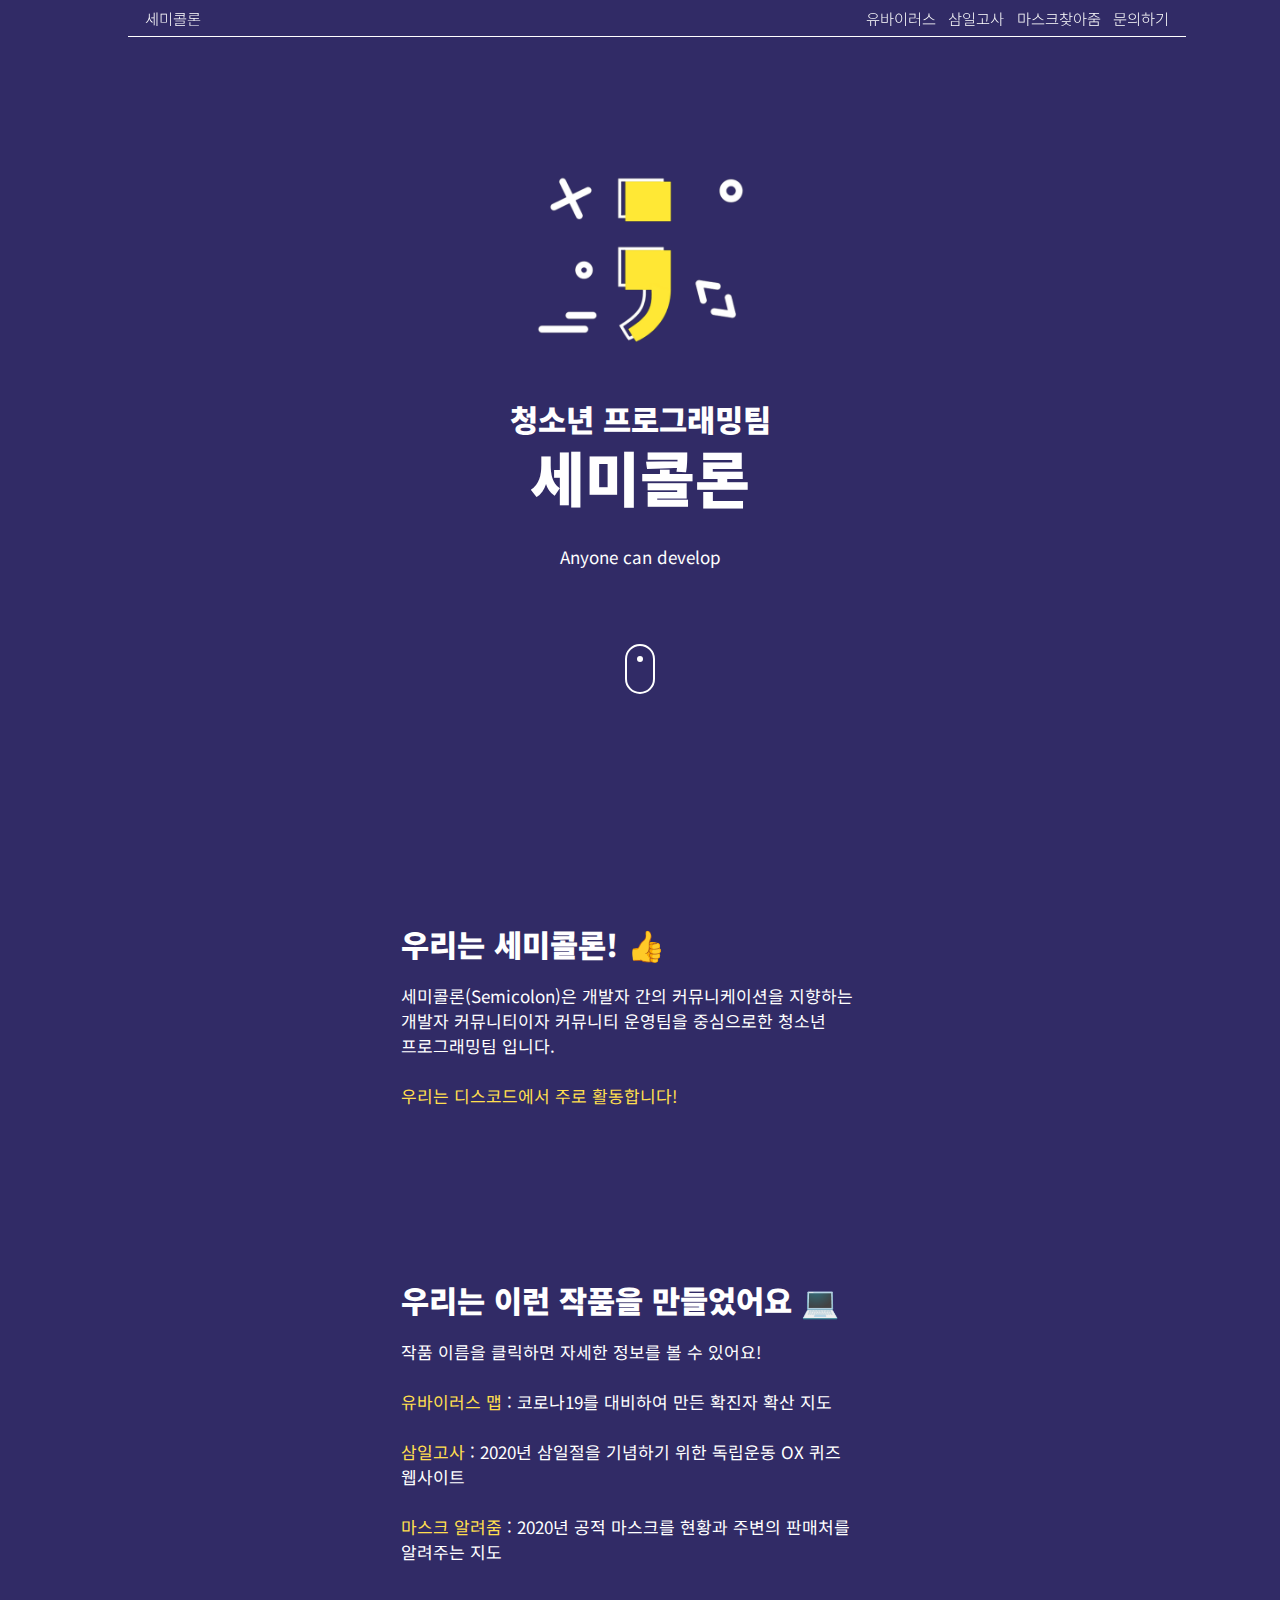
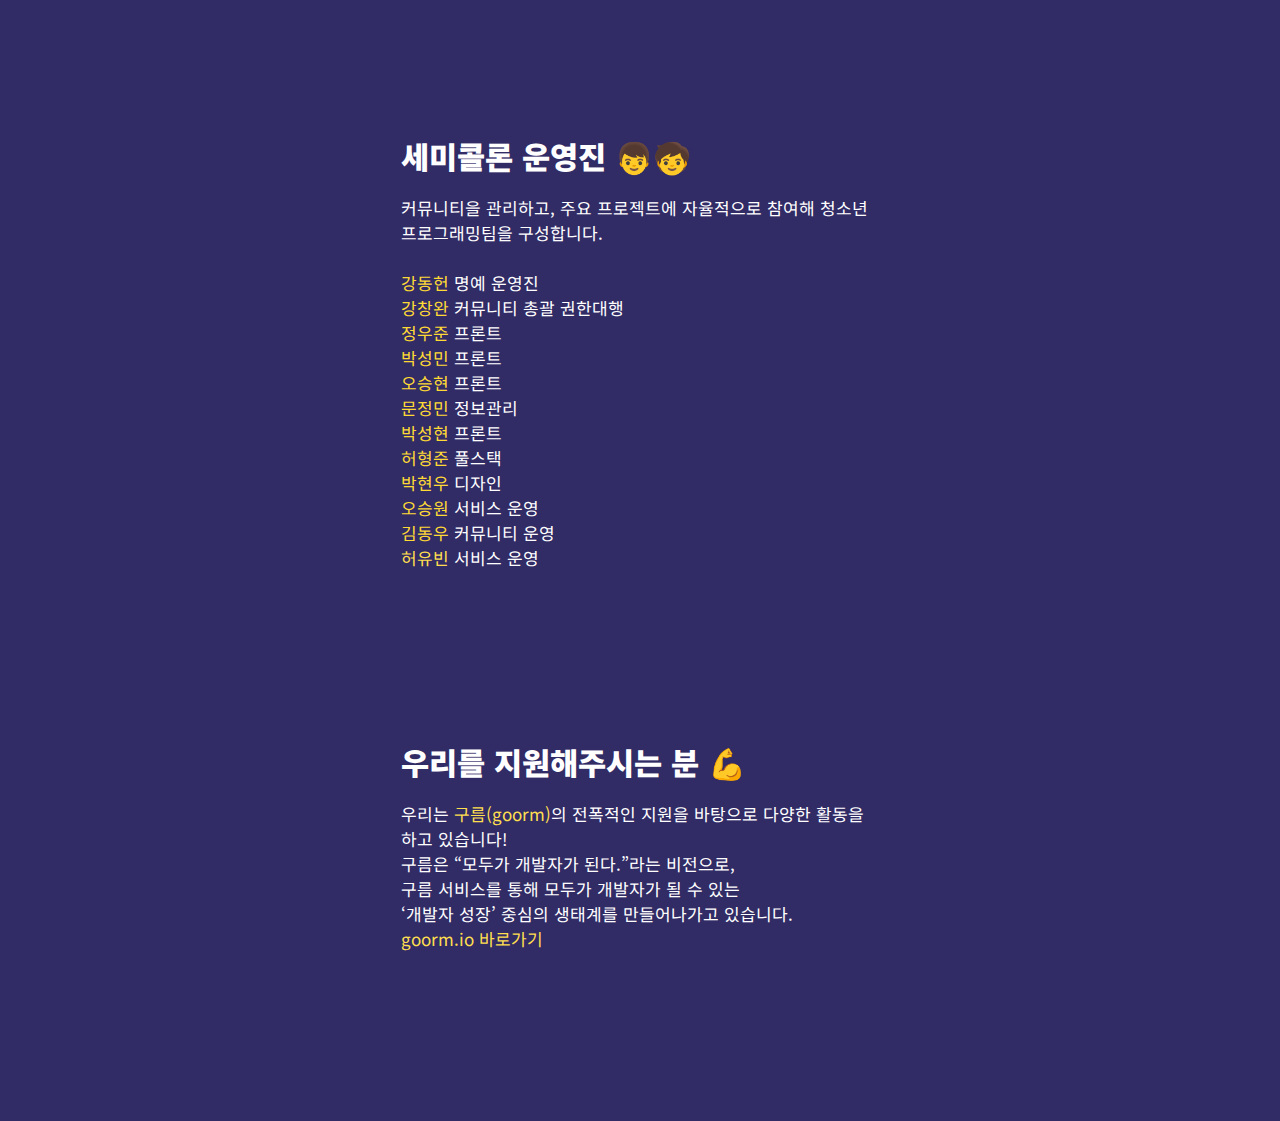
<file: index.html>
<!DOCTYPE html>
<html lang="ko">
<head>
	<meta name="google-site-verification" content="R3YtNYQZ-diO3C3fR23tOiGPJmKiVUk0Epy0myHew9I" />
    <meta charset="UTF-8">
    <meta name="viewport" content="width=device-width, initial-scale=1.0">
    <title>세미콜론</title>
    <link rel="stylesheet" type="text/css" href="./css/style.css">
    <link rel="shortcut icon" href="favicon.ico">
</head>
<body>
    <div class="top">
        <div class="t_l">
            <a href="index.html">세미콜론</a>
        </div>
        <div class="t_r">
            <a href="./projects/uvirse.html" style="margin-right: 0.5rem;">유바이러스</a>
            <a href="./projects/31jeol.html">삼일고사</a>
            <a href="./projects/findmask.html" style="margin-left: 0.5rem;">마스크찾아줌</a>
            <a href="./projects/contact.html" style="margin-left: 0.5rem;">문의하기</a>
        </div>
    </div>

    <div class="main">
        <div class="m_logo">
            <img src="./img/semi.png" alt="세미콜론 아이콘">
            <h2>청소년 프로그래밍팀</h2>
            <h1>세미콜론</h1>
            <br>
            <p>Anyone can develop</p>
            <br><br><br>
            <section id="scrollpk"><a href="#info"><span></span></a></section>
        </div>
        
        <div class="m_info m" id="info">
            <h2>우리는 세미콜론! 👍</h2>
            <p style="text-align: left;">세미콜론(Semicolon)은 개발자 간의 커뮤니케이션을 지향하는 개발자 커뮤니티이자 커뮤니티 운영팀을 중심으로한 청소년 프로그래밍팀 입니다.</p>
            <br>
            <p><a href="https://discord.gg/mBk3BX8">우리는 디스코드에서 주로 활동합니다!</a></p>
        </div>

        <div class="m_projects m">
            <h2>우리는 이런 작품을 만들었어요 💻</h2>
            <p>작품 이름을 클릭하면 자세한 정보를 볼 수 있어요!</p><br>
            <div style="text-align: left;">
                <p><a href="./projects/uvirse.html">유바이러스 맵</a> : 코로나19를 대비하여 만든 확진자 확산 지도</p><br>
                <p><a href="./projects/31jeol.html">삼일고사</a> : 2020년 삼일절을 기념하기 위한 독립운동 OX 퀴즈 웹사이트</p><br>
                <p><a href="./projects/findmask.html">마스크 알려줌</a> : 2020년 공적 마스크를 현황과 주변의 판매처를 알려주는 지도</p>
            </div>
        </div>

        <div class="m_adc m">
            <h2>세미콜론 운영진 👦🧒</h2>
            <p>커뮤니티을 관리하고, 주요 프로젝트에 자율적으로 참여해 청소년 프로그래밍팀을 구성합니다.</p>
            <br>
            <div>
				<p><span class="admin">강동헌</span>  명예 운영진</p>
                <p><a class="admin" href="http://kangcw.tech">강창완</a>  커뮤니티 총괄 권한대행</p>
                <p><span class="admin">정우준</span>  프론트</p>
                <p><span class="admin">박성민</span>  프론트</p>
                <p><span class="admin">오승현</span>  프론트</p>
                <p><span class="admin">문정민</span>  정보관리</p>
                <p><span class="admin">박성현</span>  프론트</p>
                <p><span class="admin">허형준</span>  풀스택</p>
                <p><span class="admin">박현우</span>  디자인</p>
                <p><span class="admin">오승원</span>  서비스 운영</p>
		    <p><span class="admin">김동우</span>  커뮤니티 운영</p>
				<p><a href="https://heoyubin.github.io/portfolio/">허유빈</a>  서비스 운영</p>
            </div>
        </div>

        <div class="m_sup m">
            <h2>우리를 지원해주시는 분 💪</h2>
            <p>우리는 <a href="https://goorm.io">구름(goorm)</a>의 전폭적인 지원을 바탕으로 다양한 활동을 하고 있습니다!</p>
            <p>구름은 “모두가 개발자가 된다.”라는 비전으로,<br>구름 서비스를 통해 모두가 개발자가 될 수 있는<br>‘개발자 성장’ 중심의 생태계를 만들어나가고 있습니다.</p>
            <a href="https://goorm.io">goorm.io 바로가기</a><br>
         
        </div>
    </div>
</body>
</html>

<!-- 컨텐츠 매니지먼트: 강창완 -->
<!-- 사이트 디자인: 박현우 -->
</file>
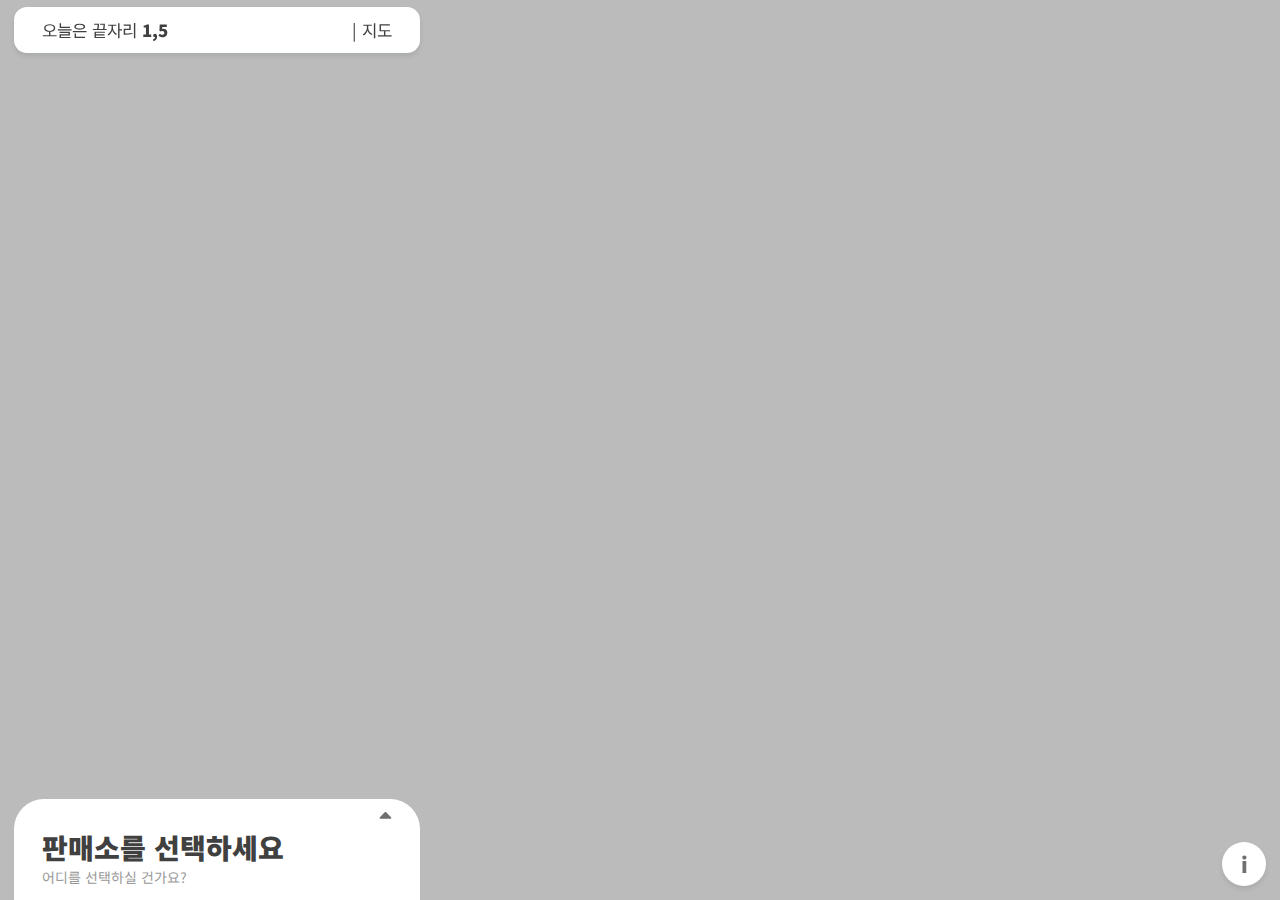
<file: fm/index.html>
<!DOCTYPE html>
<html lang="ko">
<head>
    <meta charset="UTF-8">
    <meta name="viewport" content="width=device-width, initial-scale=1.0">
    <title>마스크 찾아줌</title>
    <link rel="stylesheet" type="text/css" href="./css/style.css">
    <link rel="stylesheet" href="https://cdnjs.cloudflare.com/ajax/libs/font-awesome/5.12.1/css/all.min.css">
    <script src="//code.jquery.com/jquery-3.4.1.min.js"></script>
    <link rel="shortcut icon" href="favicon.ico">

</head>
<body>
    <div class="top">
        <h1 class="t_a">
            오늘은 끝자리 <span class="t_a_bold">1,5</span>
        </h1>
        
        <div class="t_b">| 지도</div>
    </div>

    <div class="memu_out">
        <div class="memu_info">i</div>
        <div class="memu_back">
            <div class="m_icon">
                <i class="fas fa-sort-down"></i>
            </div>
        </div>

        <div class="memu">
            <h2 class="m_title">
                판매소를 선택하세요
            </h2>
            <p class="m_label">
                어디를 선택하실 건가요?
            </p>
            <div class="m_det">
                <div class="m_left">
                    <div class="m_l_l">
                        <p class="m_l_lebal">남은수량</p>
                        <h3 class="m_l_count">n개</h3>
                    </div>
                    <div class="m_l_r">
                        <p class="m_l_exp_label">(실제 제고량과는 다를 수 있습니다.)</p>
                        <p class="m_l_exp">(n월 n일 n 기준)</p> <!--와!-->
                    </div>
                </div>
                <hr class="m_hr">
                <div class="m_put">
                    <div class="m_p_time">
                        <p class="m_p_t_label">입고시간</p>
                        <p class="m_p_t_time">오n n시 n분</p>
                    </div>
                    <div class="m_p_num">
                        <p class="m_p_n_label">입고수량</p>
                        <p class="m_p_n_num">n개</p>
                    </div>
                </div>
            </div>
        </div>
    </div>

    <div class="list">
        <div class="l_view">
            <div class="card">
                <h2 class="c_title">서산의료원</h2>
                <p class="m_label">충청남도 서산시 놀라운 어딘가</p>
                <br>
                <div class="c_b">
                    <div class="c_b_count_label">남은 수량</div>
                    <div class="c_b_count">20 개</div>
                </div>
                <div class="c_b">
                    <div class="c_b_time_label">입고 시간</div>
                    <div class="c_b_time">오전 7시 30분</div>
                </div>
                <div class="c_b">
                    <div class="c_b_num_label">입고 수량</div>
                    <div class="c_b_num">300 개</div>
                </div>
                <br>
                <div class="c_b_label">(남은 수량은 현재 재고량과 다를 수 있습니다.)</div>
            </div>
            
            <div class="card">
                <h2 class="c_title">서산의료원</h2>
                <p class="m_label">충청남도 서산시 놀라운 어딘가</p>
                <br>
                <div class="c_b">
                    <div class="c_b_count_label">남은 수량</div>
                    <div class="c_b_count">20 개</div>
                </div>
                <div class="c_b">
                    <div class="c_b_time_label">입고 시간</div>
                    <div class="c_b_time">오전 7시 30분</div>
                </div>
                <div class="c_b">
                    <div class="c_b_num_label">입고 수량</div>
                    <div class="c_b_num">300 개</div>
                </div>
                <br>
                <div class="c_b_label">(남은 수량은 현재 재고량과 다를 수 있습니다.)</div>
            </div>
            <div class="card">
                <h2 class="c_title">서산의료원</h2>
                <p class="m_label">충청남도 서산시 놀라운 어딘가</p>
                <br>
                <div class="c_b">
                    <div class="c_b_count_label">남은 수량</div>
                    <div class="c_b_count">20 개</div>
                </div>
                <div class="c_b">
                    <div class="c_b_time_label">입고 시간</div>
                    <div class="c_b_time">오전 7시 30분</div>
                </div>
                <div class="c_b">
                    <div class="c_b_num_label">입고 수량</div>
                    <div class="c_b_num">300 개</div>
                </div>
                <br>
                <div class="c_b_label">(남은 수량은 현재 재고량과 다를 수 있습니다.)</div>
            </div>
            <div class="card">
                <h2 class="c_title">서산의료원</h2>
                <p class="m_label">충청남도 서산시 놀라운 어딘가</p>
                <br>
                <div class="c_b">
                    <div class="c_b_count_label">남은 수량</div>
                    <div class="c_b_count">20 개</div>
                </div>
                <div class="c_b">
                    <div class="c_b_time_label">입고 시간</div>
                    <div class="c_b_time">오전 7시 30분</div>
                </div>
                <div class="c_b">
                    <div class="c_b_num_label">입고 수량</div>
                    <div class="c_b_num">300 개</div>
                </div>
                <br>
                <div class="c_b_label">(남은 수량은 현재 재고량과 다를 수 있습니다.)</div>
            </div>
            <div class="card">
                <h2 class="c_title">서산의료원</h2>
                <p class="m_label">충청남도 서산시 놀라운 어딘가</p>
                <br>
                <div class="c_b">
                    <div class="c_b_count_label">남은 수량</div>
                    <div class="c_b_count">20 개</div>
                </div>
                <div class="c_b">
                    <div class="c_b_time_label">입고 시간</div>
                    <div class="c_b_time">오전 7시 30분</div>
                </div>
                <div class="c_b">
                    <div class="c_b_num_label">입고 수량</div>
                    <div class="c_b_num">300 개</div>
                </div>
                <br>
                <div class="c_b_label">(남은 수량은 현재 재고량과 다를 수 있습니다.)</div>
            </div>
        </div>
        
    </div>

    <div class="info_back">
        <div class="i_b_icon">
            <i class="fas fa-times"></i>
        </div>
    </div>

    <div class="info">
        <div class="i_view">
            <div class="i_card">
                <h2 class="i_title">태어난 년도의 끝자리는?</h2>
                <p class="m_label">Feat.마스크 5부제</p>
                <div class="i_c_date">
                    <p class="i_c_d_label">여러개를 선택할 수 있어요!</p>
                    <div class="i_c_d_buttom">
                        <a class="i_c_d_b_sel">1</a>
                        <a>2</a>
                        <a>3</a>
                        <a>4</a>
                        <a>5</a>
                        <span style="line-height: 4rem;"><br></span>
                        <a>6</a>
                        <a class="i_c_d_b_sel">7</a>
                        <a>8</a>
                        <a>9</a>
                        <a>0</a>
                    </div>
                </div>
            </div>

            <div class="i_card">
                <h2 class="i_title">마스크 5부제?</h2>
                <p class="m_label">Q. 마스크 5부제는 무엇인가요?</p><br>
                <p class="m_label">A. 공평한 마스크 수급을 위한 정책입니다!<br> 자신이 태어난 년도의 끝자리에 따라 구매<br> 가능한 요일이 달라집니다!</p>
                <img src="img/date.png" alt="요일별 년도 끝자리" style="width: 100%; margin-top: 1rem;">
            </div>

            <div class="i_card">
                <h2 class="i_title">뭐가 필요할까요?</h2>
                <p class="m_label">Q. 마스크를 구매할 때 뭘 챙겨야 할까요?</p><br>
                <p class="m_label">A. 본인이 구매시에는 신분증*을 지참<br> 대리 구매의 경우 <a href="">이 링크</a>를 참고해주세요!</p><br>
                <p class="m_label">*신분증<br>
                    [성인] 주민등록증, 운전면허증, 여권<br>
                    [미성년] 청소년증, 여권, 학생증+주민등록등본</p><br>
                    
                <p class="m_label">자세한 내용은 <a href="">이 링크</a>를 참고해주세요!</p>
            </div>

            <div class="i_card">
                <h2 class="i_title">누가 만들었을까요?</h2>
                <p class="m_label">Q. 이렇게 좋은 앱을 누가 만들었을까요?</p><br>
                <p class="m_label">A. 저희가 만들었어요!<br>저희는 청소년 프로그래밍 팀 세미콜론으로 다양한 앱과 웹을 만들고 있습니다!<br><br>이 프로젝트는<br>강창완, 정우준, 박성민, 박현우, 문정민<br>파티원님들이 참여했어요!</p><br>
                    
                <p class="m_label">자세한 내용은 <a href="https://smcolon.kr">이 링크</a>를 참고해주세요!</p>
            </div>
        </div>
    </div>

    <div class="map">

    </div>

    <script>
        $(".m_icon").click(function(){
            $(".memu_out").toggleClass("k_slide");
            $(".m_icon").toggleClass("k_rotate");
        });

        $(".t_b").click(function(){
            $(".info").removeClass("k_info");
            $(".info_back").removeClass("k_info_back");
            $(".list").toggleClass("k_list");
            
            if ($(".t_b").text() == "| 지도") {
                $(".t_b").text("| 목록")
                $(".memu_out").addClass("k_list_d");
                $(".memu_info").removeClass("k_x");
            } else {
                $(".t_b").text("| 지도")
                $(".memu_out").removeClass("k_list_d");
                $(".memu_info").removeClass("k_x");
            }
        });

        $(".memu_info").click(function(){
            $(".memu_out").addClass("k_list_d");
            $(".info").addClass("k_info");
            $(".info_back").addClass("k_info_back");
            $(".memu_info").addClass("k_x");
            $(".list").removeClass("k_list");
            $(".t_b").text("| 지도")
        });

        $(".info_back").click(function(){
            $(".info").removeClass("k_info");
            $(".info_back").removeClass("k_info_back");
            $(".memu_out").removeClass("k_list_d");
            $(".memu_info").removeClass("k_x");
        });

    </script>
</body>
</html>
</file>
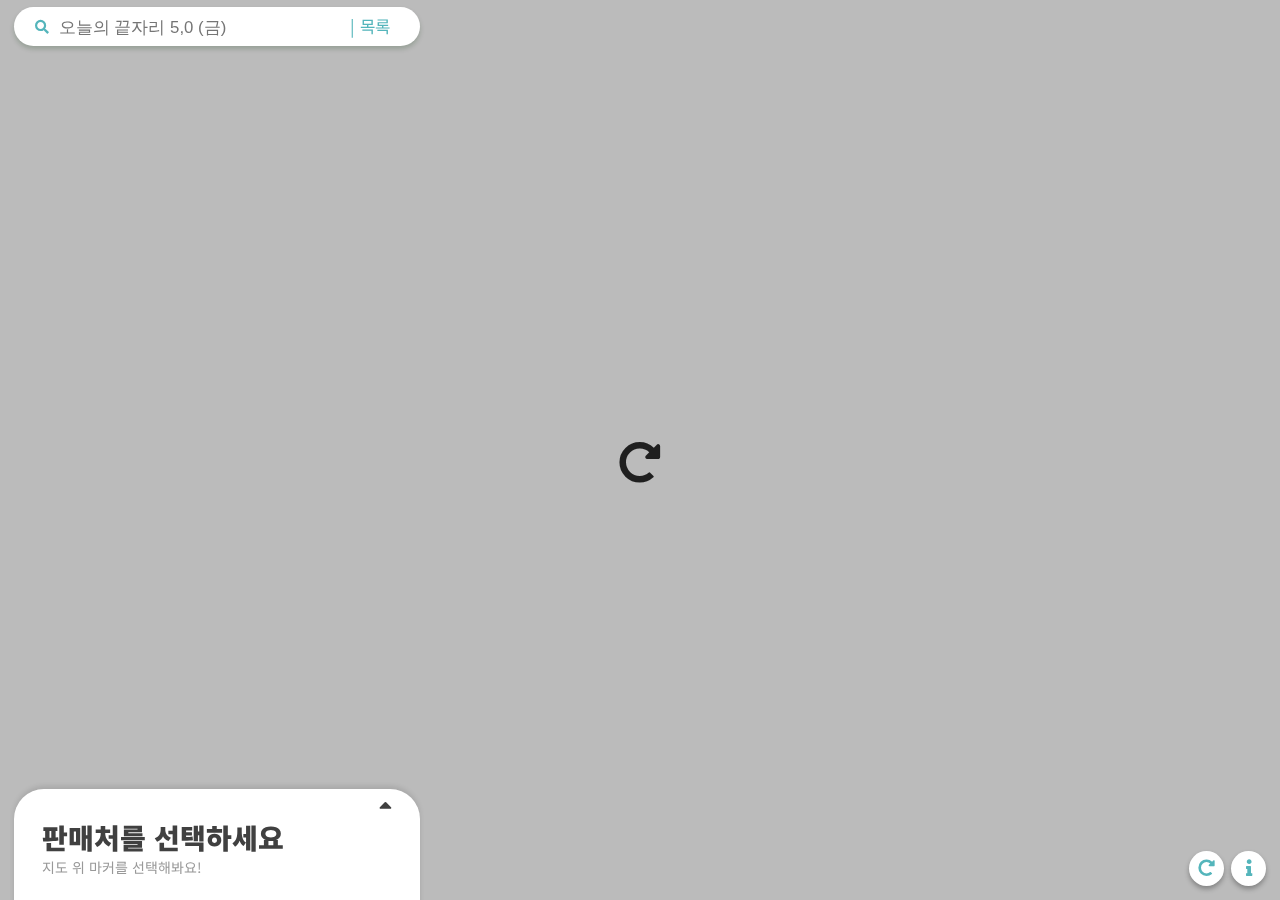
<file: fmn/index.html>
<!DOCTYPE html>
<html lang="ko">

<head>
    <meta charset="UTF-8">
    <meta name="viewport" content="width=device-width, initial-scale=1.0">
    <script type="text/javascript" src="//dapi.kakao.com/v2/maps/sdk.js?appkey=44910d451a869a372a95b67fb76f2b68">
    </script>
    <script src="//code.jquery.com/jquery-3.4.1.min.js"></script>
    <title>마스크찾아줌</title>
    <link rel="stylesheet" href="css/nstyle.css">
    <link rel="stylesheet" href="https://cdnjs.cloudflare.com/ajax/libs/font-awesome/5.12.1/css/all.min.css">
    <!-- <script src="js/map.js"></script> -->
    <link rel="shortcut icon" href="favicon.ico">
</head>

<body oncontextmenu='return false' ondragstart='return false' onselectstart='return false'>
    <div class="map" id="map">
    </div>
    <script>
        function getlist() {
            $('#cardlist').text("");
            for (var i = 0; i < info.length; i++) {

                if (info[i].name.indexOf($('#search').val()) != -1) {
                    if (info[i].remain_stat == "plenty") {
                        var stat = "100개 이상";
                    } else if (info[i].remain_stat == "some") {
                        var stat = "30개 이상";
                    } else if (info[i].remain_stat == "few") {
                        var stat = "30개 미만";
                    } else if (info[i].remain_stat == "break") {
                        var stat = "판매중지";
                    } else if (info[i].remain_stat == "empty") {
                        var stat = "매진";
                    }

                    if (!info[i].stock_at) {
                        info[i].stock_at = "정보없음";
                    }

                    if (!info[i].create_at) {
                        info[i].create_at = "정보없음";
                    }

                    if (!info[i].remain_stat) {
                        info[i].remain_stat = "정보없음";
                    }

                    // $('.cardlist').append('<div class="searchedbox"><h1>'+info[i].name+'</h1><p class="graytext">남은 마스크</p><h2>'+exbginfo[i]+'</h2></div>');
                    $('#cardlist').append(`<div class='card'>
                    <h2 class="c_title">
                    ${info[i].name}
                    </h2>
                    <p class="m_label">${info[i].addr}</p>	
                    <br>
                    <div class="c_b">
                        <div class="c_b_count_label">남은 수량</div>
                        <div class="c_b_count">${stat}</div>
                    </div>
                    <div class="c_b">
                        <div class="c_b_time_label">입고 시간</div>
                        <div class="c_b_time">${info[i].stock_at}</div>
                    </div>
                    <br>
                    <div class="c_b_label">(남은 수량은 현재 재고량과 다를 수 있습니다.)</div>
                </div>`);
                }
            }
        }

        var info = new Array();

        function getLocation() {
            if ("geolocation" in navigator) {
                navigator.geolocation.getCurrentPosition(function (position) {
                    makemap(position.coords.latitude, position.coords.longitude);
                }, function (error) {
                    makemap(37.587006, 126.993465);
                });
            } else {
                makemap(37.587006, 126.993465);
            }
        }

        getLocation();

        var mark0 = '/mark/none.png',
            mark1 = '/mark/red.png',
            mark2 = '/mark/yellow.png',
            mark3 = '/mark/green.png',
            user = '/mark/user.png',
            markerImageSize = new kakao.maps.Size(26, 40), // 마커 이미지의 크기
            markerImageOptions = {
                offset: new kakao.maps.Point(13, 40) // 마커 좌표에 일치시킬 이미지 안의 좌표
            },
            markerImageSizeuser = new kakao.maps.Size(16, 16), // 마커 이미지의 크기
            markerImageOptionsuser = {
                offset: new kakao.maps.Point(8, 8) // 마커 좌표에 일치시킬 이미지 안의 좌표
            };

        function makemap(lat, lng) {
            var m = 3000;
            var markck = new Array(1, 1, 1, 1);
            var count = 0;
            var nowtitle;
            var nowlat, nowlng;
            $('#map').text("");
            const markers = []
            var container = document.getElementById('map'); //지도를 담을 영역의 DOM 레퍼런스
            var options = { //지도를 생성할 때 필요한 기본 옵션
                center: new kakao.maps.LatLng(lat, lng), //지도의 중심좌표.
                level: 5 //지도의 레벨(확대, 축소 정도)
            };

            var map = new kakao.maps.Map(container, options); //지도 생성 및 객체 리턴
            kakao.maps.event.addListener(map, 'dragend', ref);
            kakao.maps.event.addListener(map, 'zoom_changed', ref);

            $(window).resize(function () {
                ref();
            });

            function clearMark() {
                markers.forEach((m) => {
                    m.setMap(null)
                })
                $('#maker').remove();
            }

            $('.infoviwer').slideUp(500);

            function ref() {
                // 지도 중심좌표를 얻어옵니다 
                n_start = new Date().getTime();
                getlist()
                var latlng = map.getCenter();
                var circle = new kakao.maps.Circle({
                    center: new kakao.maps.LatLng(latlng.getLat(), latlng.getLng()),
                    radius: m,
                    strokeWeight: 3,
                    strokeColor: '#75B8FA',
                    strokeOpacity: 1,
                    strokeStyle: 'solid',
                    fillColor: '#CFE7FF',
                    fillOpacity: 0
                });
                markers.push(circle);



                /*var mark = new kakao.maps.MarkerImage(user, markerImageSizeuser, markerImageOptionsuser);
                var markerPosition  = new kakao.maps.LatLng(latlng.getLat(), latlng.getLng());
                var marker = new kakao.maps.Marker({
                    position: markerPosition,
                    image: mark
                });
                markers.push(marker)*/

                $('.loading').show(0);

                clearMark();

                /*var markerPosition  = new kakao.maps.LatLng(position.coords.latitude, position.coords.longitude);
                var mark = new kakao.maps.MarkerImage(user, markerImageSizeuser, markerImageOptionsuser);
                var marker = new kakao.maps.Marker({
                    position: markerPosition,
                    image: mark
                });
                marker.setMap(map);*/

                circle.setMap(map);
                //marker.setMap(map);
                count = 0;


                fetch('https://8oi9s0nnth.apigw.ntruss.com/corona19-masks/v1/storesByGeo/json?m=' + m + '&lat=' + latlng
                        .getLat() + '&lng=' + latlng.getLng())
                    .then((res) => {
                        $('.loading').hide(0);
                        return res.json()
                    })
                    .then((json) => {
                        json.stores.forEach((e) => {
                            var a, b, zindex;
                            info[count] = e;
                            count++;
                            switch (e.remain_stat) {
                                case 'plenty': {
                                    sminfo = '100+'
                                    bginfo = '100개 이상'
                                    code = '0'
                                    color = '#47c98f'
                                    zindex = '10'
                                    break
                                }

                                case 'some': {
                                    sminfo = '100-'
                                    bginfo = '30~100개'
                                    code = '1'
                                    color = '#eb922d'
                                    zindex = '9'
                                    break
                                }

                                case 'few': {
                                    sminfo = '30-'
                                    bginfo = '1~30개'
                                    code = '2'
                                    color = '#f66366'
                                    zindex = '8'
                                    break
                                }

                                case 'empty': {
                                    sminfo = '0'
                                    bginfo = '재고없음'
                                    code = '3'
                                    color = '#b8b8b8'
                                    zindex = '7'
                                    break
                                }

                                case 'break': {
                                    sminfo = '판매종료'
                                    bginfo = '판매종료'
                                    code = '4'
                                    zindex = '6'
                                    color = '#'
                                    break
                                }

                                default: {
                                    sminfo = '정보없음'
                                    bginfo = '정보없음'
                                    code = '404'
                                    code = '5'
                                    color = '#'
                                    break
                                }
                            }


                            if (markck[code] == 1) {
                                /*var markerPosition  = new kakao.maps.LatLng(e.lat, e.lng);

                                var marker = new kakao.maps.Marker({
                                    position: markerPosition,
                                    image: mark
                                });

                                markers.push(marker)

                                marker.setMap(map);*/

                                /*var iwContent = '<div style="padding:5px;"><h3 style="color:' + b + ';">' + a + '</h3>' + e.name + '<br />' + e.addr + '</div>', // 인포윈도우에 표출될 내용으로 HTML 문자열이나 document element가 가능합니다
                                    iwRemoveable = true;

                                var infowindow = new kakao.maps.InfoWindow({
                                    content : iwContent,
                                    removable : iwRemoveable
                                });*/

                                var custommaker = new kakao.maps.CustomOverlay({
                                    map: map,
                                    content: '<div style="background-color:' + color +
                                        '; width : 3rem; font-size: 0.9rem ; height: 1.4rem; text-align: center; border-radius:10px; color: white;" class="maker" id="makerkey' +
                                        count + '">' + sminfo + '</div>',
                                    position: new kakao.maps.LatLng(e.lat, e
                                    .lng), // 커스텀 오버레이를 표시할 좌표
                                    xAnchor: -0.5, // 컨텐츠의 x 위치
                                    yAnchor: -0.5 // 컨텐츠의 y 위치
                                });

                                // getlist()


                                markers.push(custommaker);

                                $('#makerkey' + count).click(function () {
                                    $(".memu_out").addClass("k_slide");
                                    $(".m_icon").addClass("k_rotate");

                                    nowtitle = e.name;
                                    nowlat = e.lat;
                                    nowlng = e.lng;

                                    $('#remask').text(bginfo);
                                    $('#rename').text(e.name);
                                    $("#pop_addr").text(e.addr);
                                    $("#pop_addr").addClass("gogo");
                                    $('.infoviwer').slideDown(500);

                                    if (b != 404) {
                                        $('#retime').html(e.stock_at.slice(0, 10) + "<br>" + e
                                            .stock_at.slice(11, 19) + " 입고");
                                        $('#reupdate').text(e.created_at);
                                    } else {
                                        $('#retime').text("정보 없음");
                                        $('#reupdate').text("정보 없음");
                                    }
                                    if (e.type == 01) {
                                        //alert("약국");
                                        $('#retype').text("약국");
                                    } else if (e.type == 02) {
                                        //alert("우체국");
                                        $('#retype').text("우체국");
                                    } else if (e.type == 03) {
                                        //alert("농협");
                                        $('#retype').text("농협");
                                    }

                                    $(".t_b").text("| 목록")

                                    $(".memu_out").removeClass("k_list_d");
                                    $(".memu_info").removeClass("k_x");
                                    $(".list").removeClass("k_list");
                                })

                                /*kakao.maps.event.addListener(marker, 'click', function() {
                                    nowtitle=e.name;
                                    nowlat=e.lat;
                                    nowlng=e.lng;
                                    $('#remask').text(a);
                                    $('#rename').text(e.name);
                                    if(b!=10) {
                                        $('#retime').text(e.stock_at);
                                        $('#reupdate').text(e.created_at);
                                    } else {
                                        $('#retime').text("정보 없음");
                                        $('#reupdate').text("정보 없음");
                                    }

                                    if(e.type==01) {
                                        //alert("약국");
                                        $('#retype').text("약국");
                                    } else if(e.type==02) {
                                        //alert("우체국");
                                        $('#retype').text("우체국");
                                    } else if(e.type==03) {
                                        //alert("농협");
                                        $('#retype').text("농협");
                                    }
                                    $('.infoviwer').slideDown(500);
                                    //alert(e.name);
                                });*/
                            }
                        })
                    })

                elapsed = new Date().getTime() - n_start;
                console.log("로딩 시간 : " + elapsed);
                if (parseInt(elapsed) >= 200) {
                    console.log("다음 범위 : 2000");
                    m = 2000;
                } else {
                    console.log("다음 범위 : 3000");
                    m = 3000;
                }



            }
            $('.simpleitem0').click(function () {
                if (markck[0] == 1) {
                    markck[0] = 0;
                    $('.simpleitem0').removeClass('simpleitemsel');
                } else {
                    markck[0] = 1;
                    $('.simpleitem0').addClass('simpleitemsel');
                }
                ref();
            });
            $('.simpleitem1').click(function () {
                if (markck[1] == 1) {
                    markck[1] = 0;
                    $('.simpleitem1').removeClass('simpleitemsel');
                } else {
                    markck[1] = 1;
                    $('.simpleitem1').addClass('simpleitemsel');
                }
                ref();
            });
            $('.simpleitem2').click(function () {
                if (markck[2] == 1) {
                    markck[2] = 0;
                    $('.simpleitem2').removeClass('simpleitemsel');
                } else {
                    markck[2] = 1;
                    $('.simpleitem2').addClass('simpleitemsel');
                }
                ref();
            });
            $('.simpleitem3').click(function () {
                if (markck[3] == 1) {
                    markck[3] = 0;
                    $('.simpleitem3').removeClass('simpleitemsel');
                } else {
                    markck[3] = 1;
                    $('.simpleitem3').addClass('simpleitemsel');
                }
                ref();
            });

            $('#sizeup').click(function () {
                if (m < 5000) {
                    m = m + 250;
                    $('#sizeinfo').text(m + "m");
                    ref();
                } else {
                    $('.alert').text("반경 최대값은 5000m입니다.");
                    alertsh();
                }
            });
            $('#sizedown').click(function () {
                if (m > 250) {
                    m = m - 250;
                    $('#sizeinfo').text(m + "m");
                    ref();
                } else {
                    $('.alert').text("반경 최소값은 250m입니다.");
                    alertsh();
                }
            })

            $('.gogo').click(function () {
                window.open('https://map.kakao.com/link/to/' + nowtitle + ',' + nowlat + ',' + nowlng);
            });
            $('.close').click(function () {
                $('.infoviwer').slideUp(500);
            });

            $('.alert').hide();

            function alertsh() {
                $('.alert').fadeIn(200);
                setTimeout(function () {
                    $('.alert').fadeOut(200);
                }, 800);
            }

            $('.listview').click(function () {
                $('.listviewer').fadeIn(200);
            });
            ref();
        }
    </script>

    <div class="loading">
        <i class="fas fa-redo-alt fa-spin" style="color: #1f1f1f;"></i>
    </div>

    <!-- <div class="alert"></div> -->

    <div class="top">
        <div class="">
            <i class="fas fa-search"
                style="color: #54B5BB; float: left; margin-right: 0.7rem; margin-top: 0.1rem; margin-left: -0.5rem"></i>
            <input type="text" class="t_a" id="search" onClick="in_click()" onKeyDown='onKeyDown()'>
            <script>
                function in_click() {
                    $(".info").removeClass("k_info");
                    $(".info_back").removeClass("k_info_back");
                    $(".list").addClass("k_list");
                    $(".t_b").text("| 지도")
                    $(".memu_out").addClass("k_list_d");
                    $(".memu_info").removeClass("k_x");
                }

                function onKeyDown() {
                    if (event.keyCode == 13) {
                        $(".info").removeClass("k_info");
                        $(".info_back").removeClass("k_info_back");
                        $(".list").addClass("k_list");
                        $(".t_b").text("| 지도")
                        $(".memu_out").addClass("k_list_d");
                        $(".memu_info").removeClass("k_x");
                        // search($('#search').val());
                    }
                }
            </script>
        </div>

        <!-- <h1 class="t_a">오늘의 끝자리 <span class="t_a_bold" id="today_last">1,5</span></h1> -->

        <div class="t_b" style="color: #54B5BB;">| 목록</div>
    </div>

    <script>
        $(".t_b").click(function () {
            getlist()
        });
        $("#search").click(function () {
            getlist()
        });

        $('#search').keydown(function (key) {
            if (key.keyCode == 13) {
                $('#cardlist').text("");
                for (var i = 0; i < info.length; i++) {
                    if (info[i].name.indexOf($('#search').val()) != -1) {
                        if (info[i].remain_stat == "plenty") {
                            var stat = "100개 이상";
                        } else if (info[i].remain_stat == "some") {
                            var stat = "30개 이상";
                        } else if (info[i].remain_stat == "few") {
                            var stat = "30개 미만";
                        } else if (info[i].remain_stat == "break") {
                            var stat = "판매중지";
                        } else if (info[i].remain_stat == "empty") {
                            var stat = "매진";
                        }

                        if (!info[i].stock_at) {
                            info[i].stock_at = "정보없음";
                        }

                        if (!info[i].create_at) {
                            info[i].create_at = "정보없음";
                        }

                        if (!info[i].remain_stat) {
                            info[i].remain_stat = "정보없음";
                        }

                        // $('.cardlist').append('<div class="searchedbox"><h1>'+info[i].name+'</h1><p class="graytext">남은 마스크</p><h2>'+exbginfo[i]+'</h2></div>');
                        $('#cardlist').append(`<div class='card'>
                    <h2 class="c_title">
                    ${info[i].name}
                    </h2>
                    <p class="m_label">${info[i].addr}</p>	
                    <br>
                    <div class="c_b">
                        <div class="c_b_count_label">남은 수량</div>
                        <div class="c_b_count">${stat}</div>
                    </div>
                    <div class="c_b">
                        <div class="c_b_time_label">입고 시간</div>
                        <div class="c_b_time">${info[i].stock_at}</div>
                    </div>
                    <br>
                    <div class="c_b_label">(남은 수량은 현재 재고량과 다를 수 있습니다.)</div>
                </div>`);
                    }
                }
            }
        });
    </script>

    <div class="memu_out">
        <div class="memu_info" style="color: #54B5BB;"><i class="fas fa-info"></i></div>
        <!--  -->
        <div class="memu_back">
            <div class="m_icon">
                <i class="fas fa-sort-down"></i>
            </div>
        </div>

        <div class="memu">
            <h2 class="m_title" id="rename">판매처를 선택하세요</h2>
            <p class=" m_label" id="pop_addr">지도 위 마커를 선택해봐요!</p>
            <div class="m_det">
                <div class="m_left">
                    <div class="m_l_l">
                        <p class="m_l_lebal">남은수량</p>
                        <h3 class="m_l_count" id="remask">100개 이상</h3>
                    </div>
                    <div class="m_l_r">
                        <p class="m_l_exp" id="retime">2020/03/11<br>14:55:00 기준</p>
                    </div>
                </div>
                <hr class="m_hr">
                <div class="m_put">
                    <div class="m_p_time">
                        <p class="m_p_t_label">업데이트 시간</p>
                        <p class="m_p_t_time" id="pop_time">2020/03/11<br>14:55:00</p>
                    </div>
                    <div class="m_p_num">
                        <p class="m_p_n_label">판매처 유형</p>
                        <p class="m_p_n_num" id="retype">약국</p>
                    </div>
                </div>
            </div>
        </div>
    </div>

    <!-- <div class="gogo ref"><i class="fas fa-map-marker-alt"></i></div> -->
    <div class="loc" onclick="location.reload();"><i class="fas fa-redo-alt"></i></div>

    <div class="list">
        <div class="l_view" id="cardlist">
        </div>
    </div>

    <div class="info_back">
        <div class="i_b_icon">
            <i class="fas fa-times"></i>
        </div>
    </div>

    <div class="info">
        <div class="i_view">
            <!-- <div class="i_card">
                    <h2 class="i_title">태어난 년도의 끝자리는?</h2>
                    <p class="m_label">Feat.마스크 5부제</p>
                    <div class="i_c_date">
                        <p class="i_c_d_label">여러개를 선택할 수 있어요!</p>
                        <div class="i_c_d_buttom">
                            <a class="i_c_d_b_sel">1</a>
                            <a>2</a>
                            <a>3</a>
                            <a>4</a>
                            <a>5</a>
                            <span style="line-height: 4rem;"><br></span>
                            <a>6</a>
                            <a class="i_c_d_b_sel">7</a>
                            <a>8</a>
                            <a>9</a>
                            <a>0</a>
                        </div>
                    </div>
                </div> -->

            <div class="i_card">
                <h2 class="i_title">마스크 5부제?</h2>
                <p class="m_label">Q. 마스크 5부제는 무엇인가요?</p><br>
                <p class="m_label">A. 공평한 마스크 수급을 위한 정책입니다!<br> 자신이 태어난 년도의 끝자리에 따라 구매<br> 가능한 요일이 달라집니다!</p>
                <img src="img/date.png" alt="요일별 년도 끝자리" style="width: 100%; margin-top: 1rem;">
            </div>

            <div class="i_card">
                <h2 class="i_title">뭐가 필요할까요?</h2>
                <p class="m_label">Q. 마스크를 구매할 때 뭘 챙겨야 할까요?</p><br>
                <p class="m_label">A. 본인이 구매시에는 신분증*을 지참<br> 대리 구매의 경우 <a href="">이 링크</a>를 참고해주세요!</p><br>
                <p class="m_label">*신분증<br>
                    [성인] 주민등록증, 운전면허증, 여권<br>
                    [미성년] 청소년증, 여권, 학생증+주민등록등본</p><br>

                <p class="m_label">자세한 내용은 <a href="">이 링크</a>를 참고해주세요!</p>
            </div>

            <div class="i_card">
                <h2 class="i_title">원의 크기가 가끔씩 변해요!</h2>
                <p class="m_label">Q. 지도의 원이 갑자기 줄어들었다가 늘었다 해요.. 오류인가요?</p><br>
                <p class="m_label">A. 오류가 아니에요!<br>원의 크기가 커지면 로딩시간이 오래 걸리기 때문에 여러분의 쾌적한 이용을 위해 로딩시간에 따라 원의 크기가
                    바꿔요!<br>혹시 로딩시간이 너무 오래 걸린다면 PC는 왼쪽 아래, 스마트폰은 오른쪽 위에 있는 새로고침 버튼을 누르세요!</p>
            </div>

            <div class="i_card">
                <h2 class="i_title">누가 만들었을까요?</h2>
                <p class="m_label">Q. 이렇게 좋은 앱을 누가 만들었을까요?</p><br>
                <p class="m_label">A. 저희가 만들었어요!<br>저희는 청소년 프로그래밍 팀 세미콜론으로 다양한 앱과 웹을 만들고 있습니다!<br><br>이 프로젝트는<br>강창완,
                    정우준, 박성민, 박현우, 문정민, 오승현<br>파티원님들이 참여했어요!</p><br>

                <p class="m_label">자세한 내용은 <a href="https://smcolon.kr">이 링크</a>를 참고해주세요!</p>
            </div>
        </div>
    </div>
</body>

</html>
<!-- <script>
    $('script').remove();
</script> -->

<script>
    var today = new Date();
    var y = today.getFullYear();
    var last_y = String(y).slice(3, 4);
    var week = new Array('일', '월', '화', '수', '목', '금', '토');
    var date = today.getDay();


    if (date === 0) {
        var echo1 = "끝자리 상관 없는 날 (" + week[today.getDay()] + ")";
    } else if (date === 1) {
        var echo1 = '오늘은 출생년도 끝자리 1,6 (' + week[today.getDay()] + ")";
    } else if (date === 2) {
        var echo1 = '오늘은 출생년도 끝자리 2,7 (' + week[today.getDay()] + ")";
    } else if (date === 3) {
        var echo1 = '오늘은 출생년도 끝자리 3,8 (' + week[today.getDay()] + ")";
    } else if (date === 4) {
        var echo1 = '오늘의 끝자리 4,9 (' + week[today.getDay()] + ")";
    } else if (date === 5) {
        var echo1 = '오늘의 끝자리 5,0 (' + week[today.getDay()] + ")";
    } else if (date === 6) {
        var echo1 = '끝자리 상관 없는 날';
    }

    $("#search").attr("placeholder", echo1);

    $(".m_icon").click(function () {
        if ($("#rename").text() != "판매처를 선택하세요") {
            $(".memu_out").toggleClass("k_slide");
            $(".m_icon").toggleClass("k_rotate");
        }
    });

    $(".memu").click(function () {
        if ($("#rename").text() != "판매처를 선택하세요") {
            $(".memu_out").toggleClass("k_slide");
            $(".m_icon").toggleClass("k_rotate");
        }
    });


    $(".t_b").click(function () {
        $(".info").removeClass("k_info");
        $(".info_back").removeClass("k_info_back");
        $(".list").toggleClass("k_list");

        $(".memu_info").removeClass("k_x");

        if ($(".t_b").text() == "| 목록") {
            $(".memu_out").addClass("k_list_d");
            $(".t_b").text("| 지도")

        } else {
            $(".t_b").text("| 목록");
            $(".memu_out").removeClass("k_list_d");
        }
    });

    $(".memu_info").click(function () {
        $(".memu_out").addClass("k_list_d");
        $(".info").addClass("k_info");
        $(".info_back").addClass("k_info_back");
        $(".memu_info").addClass("k_x");
        // $(".memu_info").css("margin-right", "-4rem;")
        $(".list").removeClass("k_list");
    });

    $(".info_back").click(function () {
        $(".info").removeClass("k_info");
        $(".info_back").removeClass("k_info_back");
        $(".memu_out").removeClass("k_list_d");
        $(".memu_info").removeClass("k_x");
        $(".memu_info").css("margin-right", "0rem;")
    });
</script>
</file>
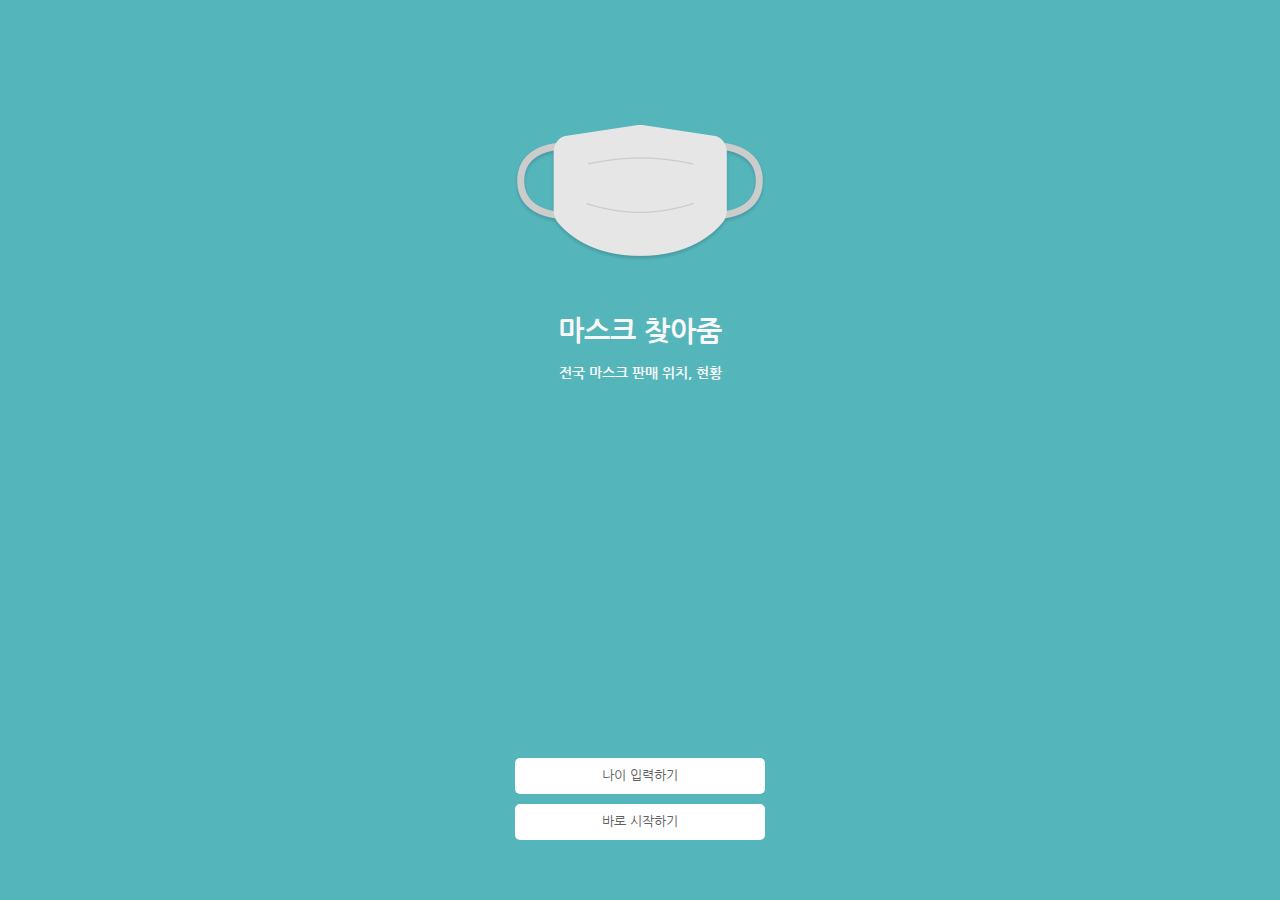
<file: fm/old.html>
<!DOCTYPE html>
<html lang="ko">
<head>
    <meta charset="UTF-8">
    <meta name="viewport" content="width=device-width, initial-scale=1.0">
    <title>마스크 찾아줌</title>
    <link rel="stylesheet" type="text/css" href="./css/welcome.css">
    <link rel="shortcut icon" href="favicon.ico">
<script>
  window.dataLayer = window.dataLayer || [];
  function gtag(){dataLayer.push(arguments);}
  gtag('js', new Date());

  gtag('config', 'UA-158793073-1');
</script>

</head>
<body>
    <h1><img src="img/logo.png" class="main_logo" alt="로고"><br>마스크 찾아줌</h1><br>
    <p>전국 마스크 판매 위치, 현황</p><br>
        <div class="item">
            <input type="button" value="나이 입력하기" onclick="location.href='school.php'"><br>
            <input type="button" value="바로 시작하기" onclick="location.href='school.php'">
        </div>
        
    </div>

</body>
</html>
</file>
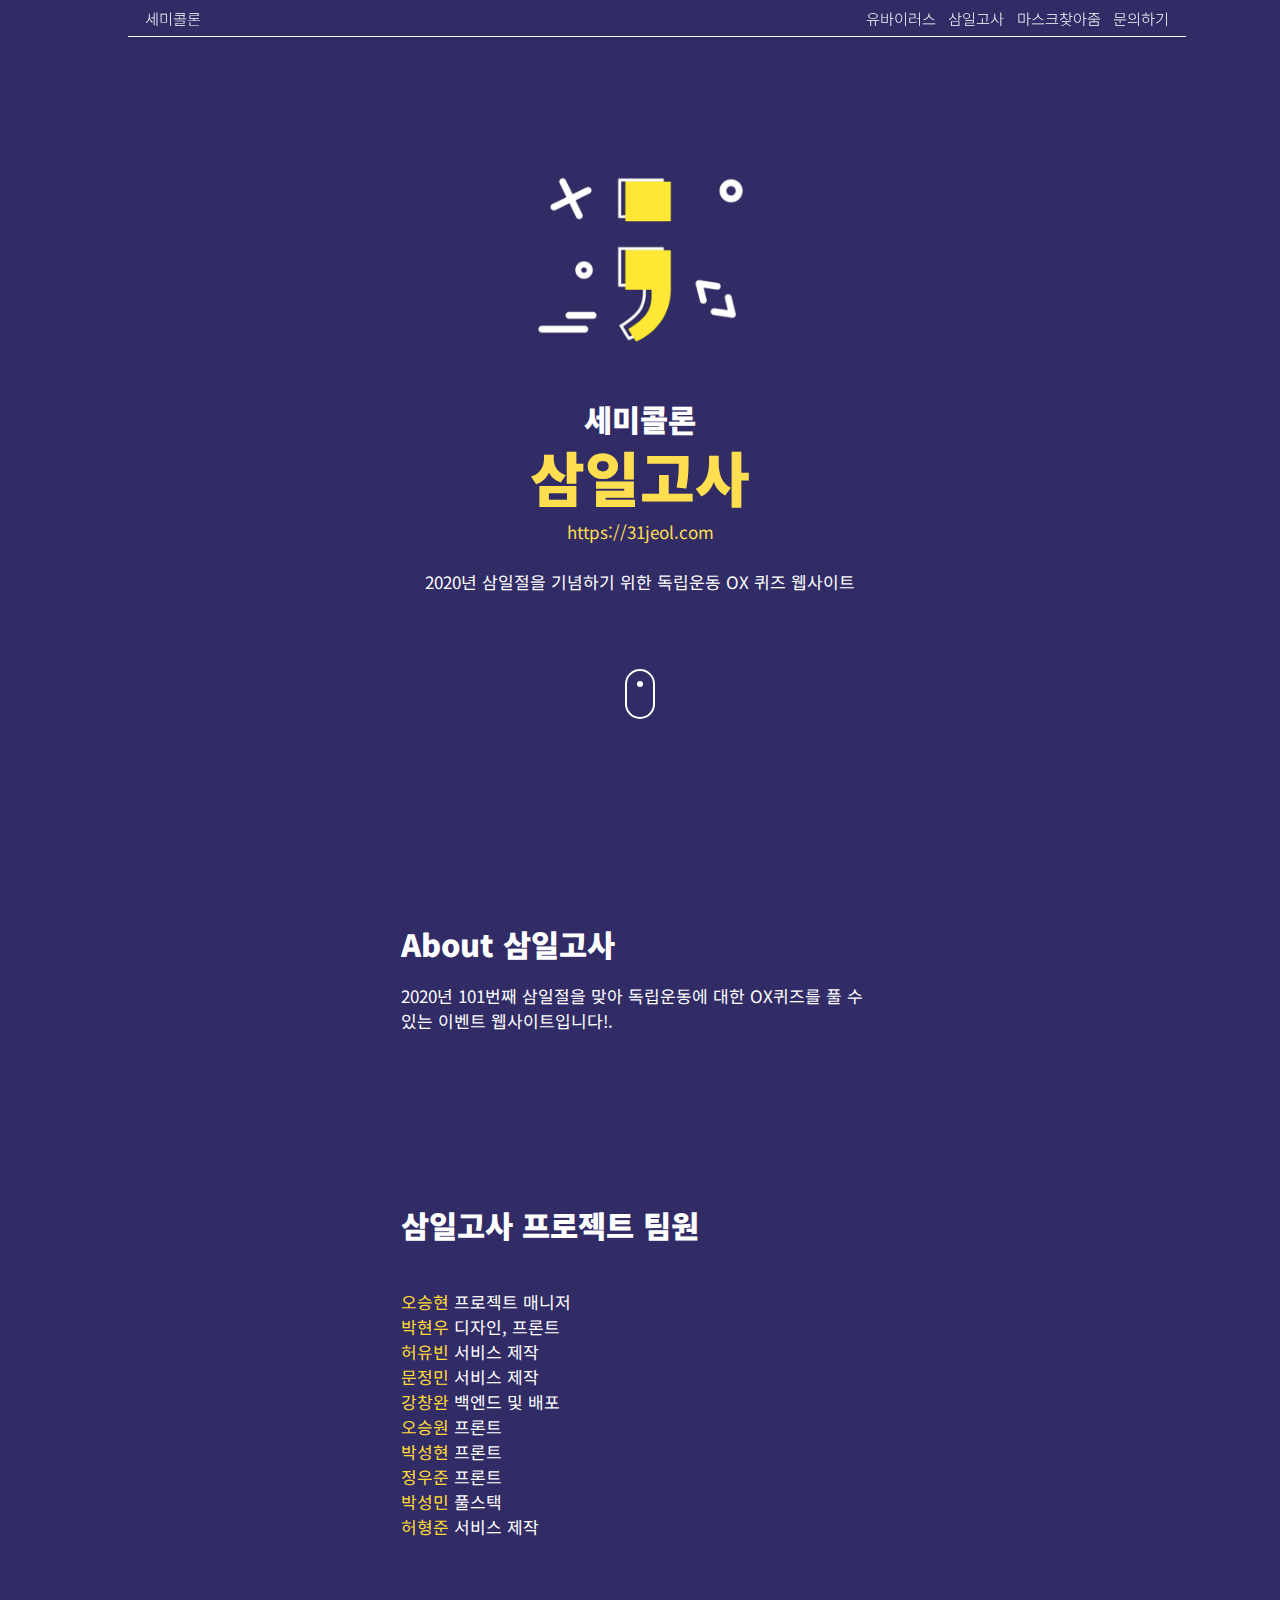
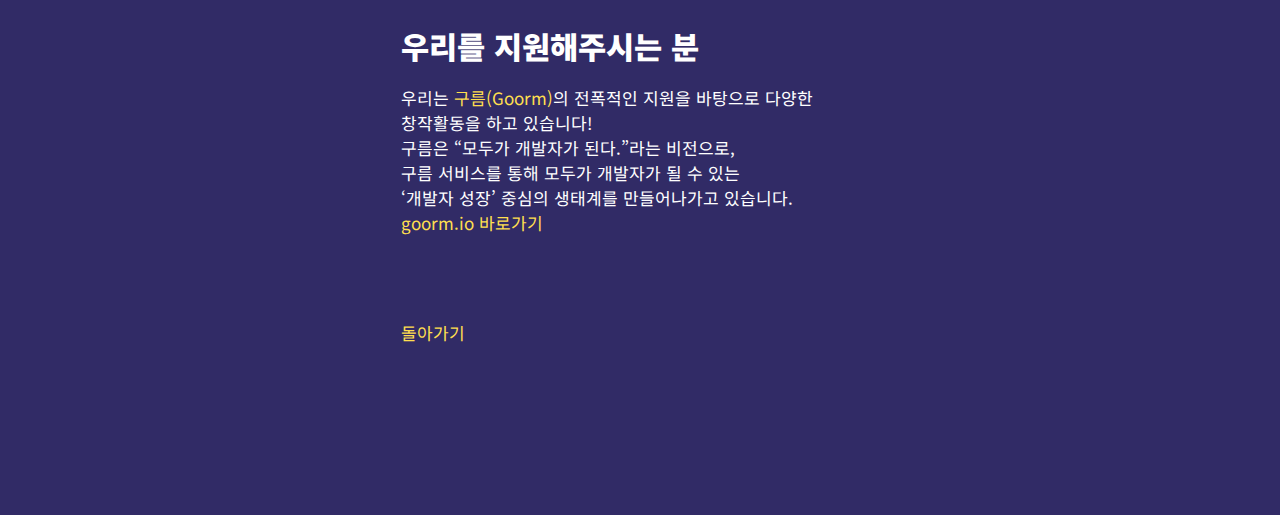
<file: projects/31jeol.html>
<!DOCTYPE html>
<html lang="ko">
<head>
    <meta charset="UTF-8">
    <meta name="viewport" content="width=device-width, initial-scale=1.0">
    <title>삼일고사 - 세미콜론</title>
    <link rel="stylesheet" type="text/css" href="../css/style.css">
	<link rel="shortcut icon" href="../favicon.ico">
</head>
<body>
    <div class="top">
        <div class="t_l">
            <a href="../index.html">세미콜론</a>
        </div>
        <div class="t_r">
            <a href="uvirse.html" style="margin-right: 0.5rem;">유바이러스</a>
            <a href="31jeol.html">삼일고사</a>
            <a href="findmask.html" style="margin-left: 0.5rem;">마스크찾아줌</a>
            <a href="contact.html" style="margin-left: 0.5rem;">문의하기</a>
        </div>
    </div>

    <div class="main">
        <div class="m_logo">
            <img src="../img/semi.png" alt="세미콜론 아이콘">
            <h2>세미콜론</h2>
            <h1><a href="https://31jeol.com/">삼일고사</a></h1>
            <p><a href="https://31jeol.com/">https://31jeol.com</a></p>
            <br>
            <p>2020년 삼일절을 기념하기 위한 독립운동 OX 퀴즈 웹사이트</p>
            <br><br><br>
            <section id="scrollpk"><a href="#info"><span></span></a></section>
        </div>

        <div class="m_info m"  id="info">
            <h2>About 삼일고사</h2>
            <p>2020년 101번째 삼일절을 맞아 독립운동에 대한 OX퀴즈를 풀 수 있는 이벤트 웹사이트입니다!.</p>
        </div>

        <div class="m_adc m">
            <h2>삼일고사 프로젝트 팀원</h2>
            <br>
            <div>
                <p><span class="admin">오승현</span>  프로젝트 매니저</p>
                <p><span class="admin">박현우</span>  디자인, 프론트</p>
                <p><span class="admin">허유빈</span>  서비스 제작</p>
                <p><span class="admin">문정민</span>  서비스 제작</p>
                <p><span class="admin">강창완</span>  백엔드 및 배포</p>
                <p><span class="admin">오승원</span>  프론트</p>
                <p><span class="admin">박성현</span>  프론트</p>
                <p><span class="admin">정우준</span>  프론트</p>
                <p><span class="admin">박성민</span>  풀스택</p>
                <p><span class="admin">허형준</span>  서비스 제작</p>
            </div>


    <div class="m_sup m">
        <h2>우리를 지원해주시는 분</h2>
        <p>우리는 <a href="https://goorm.io">구름(Goorm)</a>의 전폭적인 지원을 바탕으로 다양한 창작활동을 하고 있습니다!</p>
        <p>구름은 “모두가 개발자가 된다.”라는 비전으로,<br>구름 서비스를 통해 모두가 개발자가 될 수 있는<br>‘개발자 성장’ 중심의 생태계를 만들어나가고 있습니다.</p>
        <a href="https://goorm.io">goorm.io 바로가기</a>
    </div>

    <br>
    <a href="../index.html">돌아가기</a>

    </div>
</body>
</html
	
	
<!-- 사이트 제작: 박현우 -->
</file>
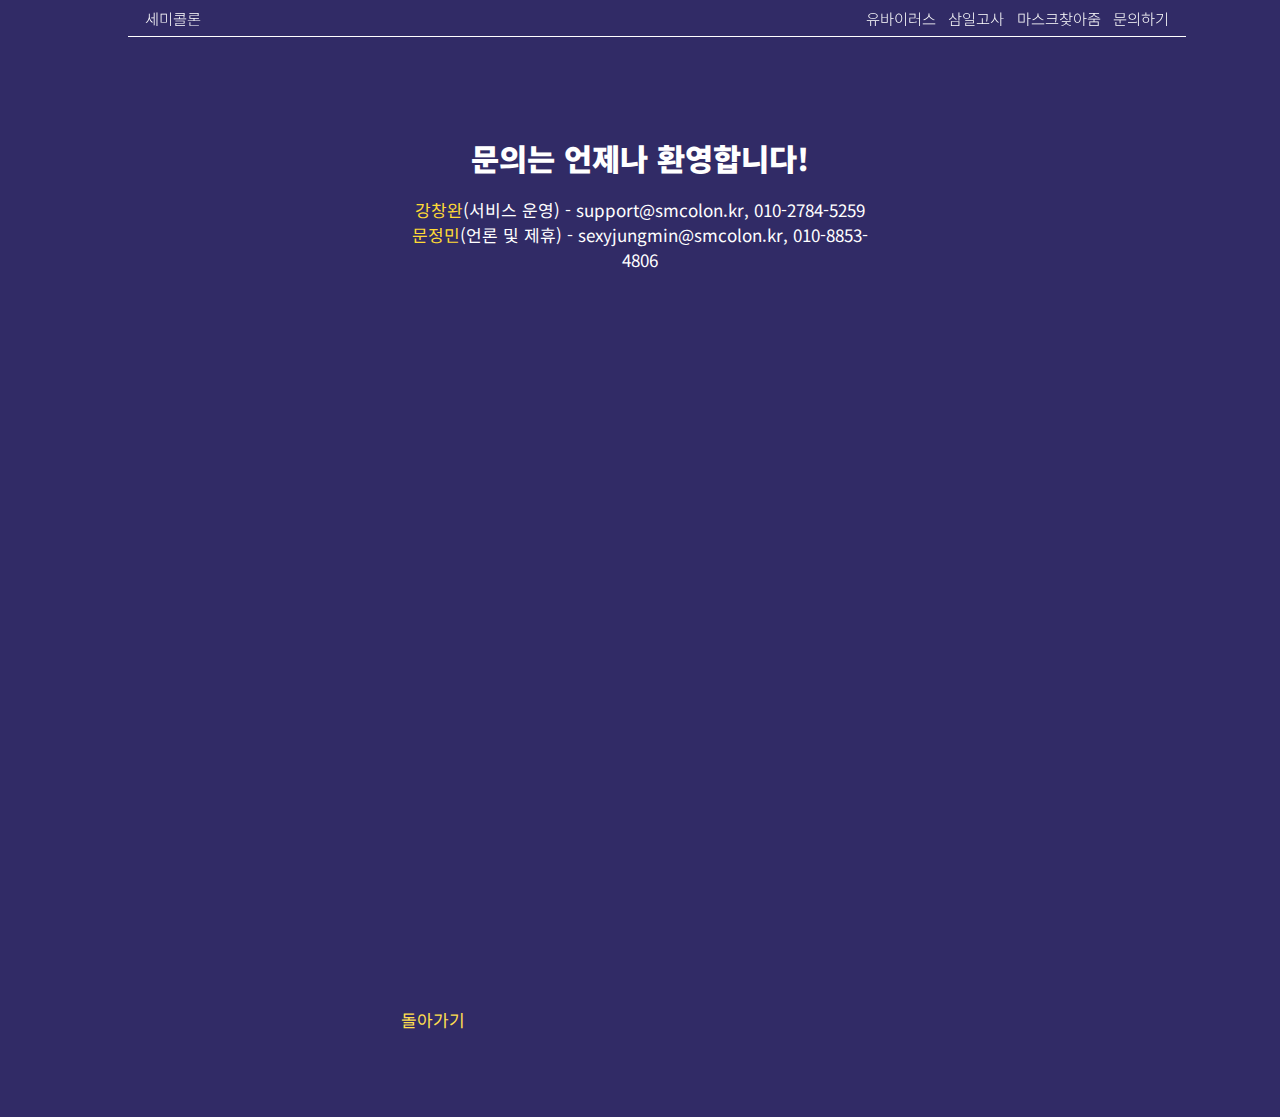
<file: projects/contact.html>
<!DOCTYPE html>
<html lang="ko">
<head>
    <meta charset="UTF-8">
    <meta name="viewport" content="width=device-width, initial-scale=1.0">
    <title>문의하기 - 세미콜론</title>
    <link rel="stylesheet" type="text/css" href="../css/style.css">
	<link rel="shortcut icon" href="../favicon.ico">
</head>
<body>
    <div class="top">
        <div class="t_l">
            <a href="../index.html">세미콜론</a>
        </div>
        <div class="t_r">
            <a href="uvirse.html" style="margin-right: 0.5rem;">유바이러스</a>
            <a href="31jeol.html">삼일고사</a>
            <a href="findmask.html" style="margin-left: 0.5rem;">마스크찾아줌</a>
            <a href="findmask.html" style="margin-left: 0.5rem;">문의하기</a>
        </div>
    </div>

    <div class="main">
        <div class="m_logo">
           
            <h2>문의는 언제나 환영합니다!</h2>

            <div>
                <p><span class="admin">강창완</span>(서비스 운영) - support@smcolon.kr, 010-2784-5259</p>
                <p><span class="admin">문정민</span>(언론 및 제휴) - sexyjungmin@smcolon.kr, 010-8853-4806</p>

            </div>
        </div>

    <a href="../index.html">돌아가기</a>

    </div>
</body>
</html>
	
<!-- 사이트 제작: 박현우 -->
</file>
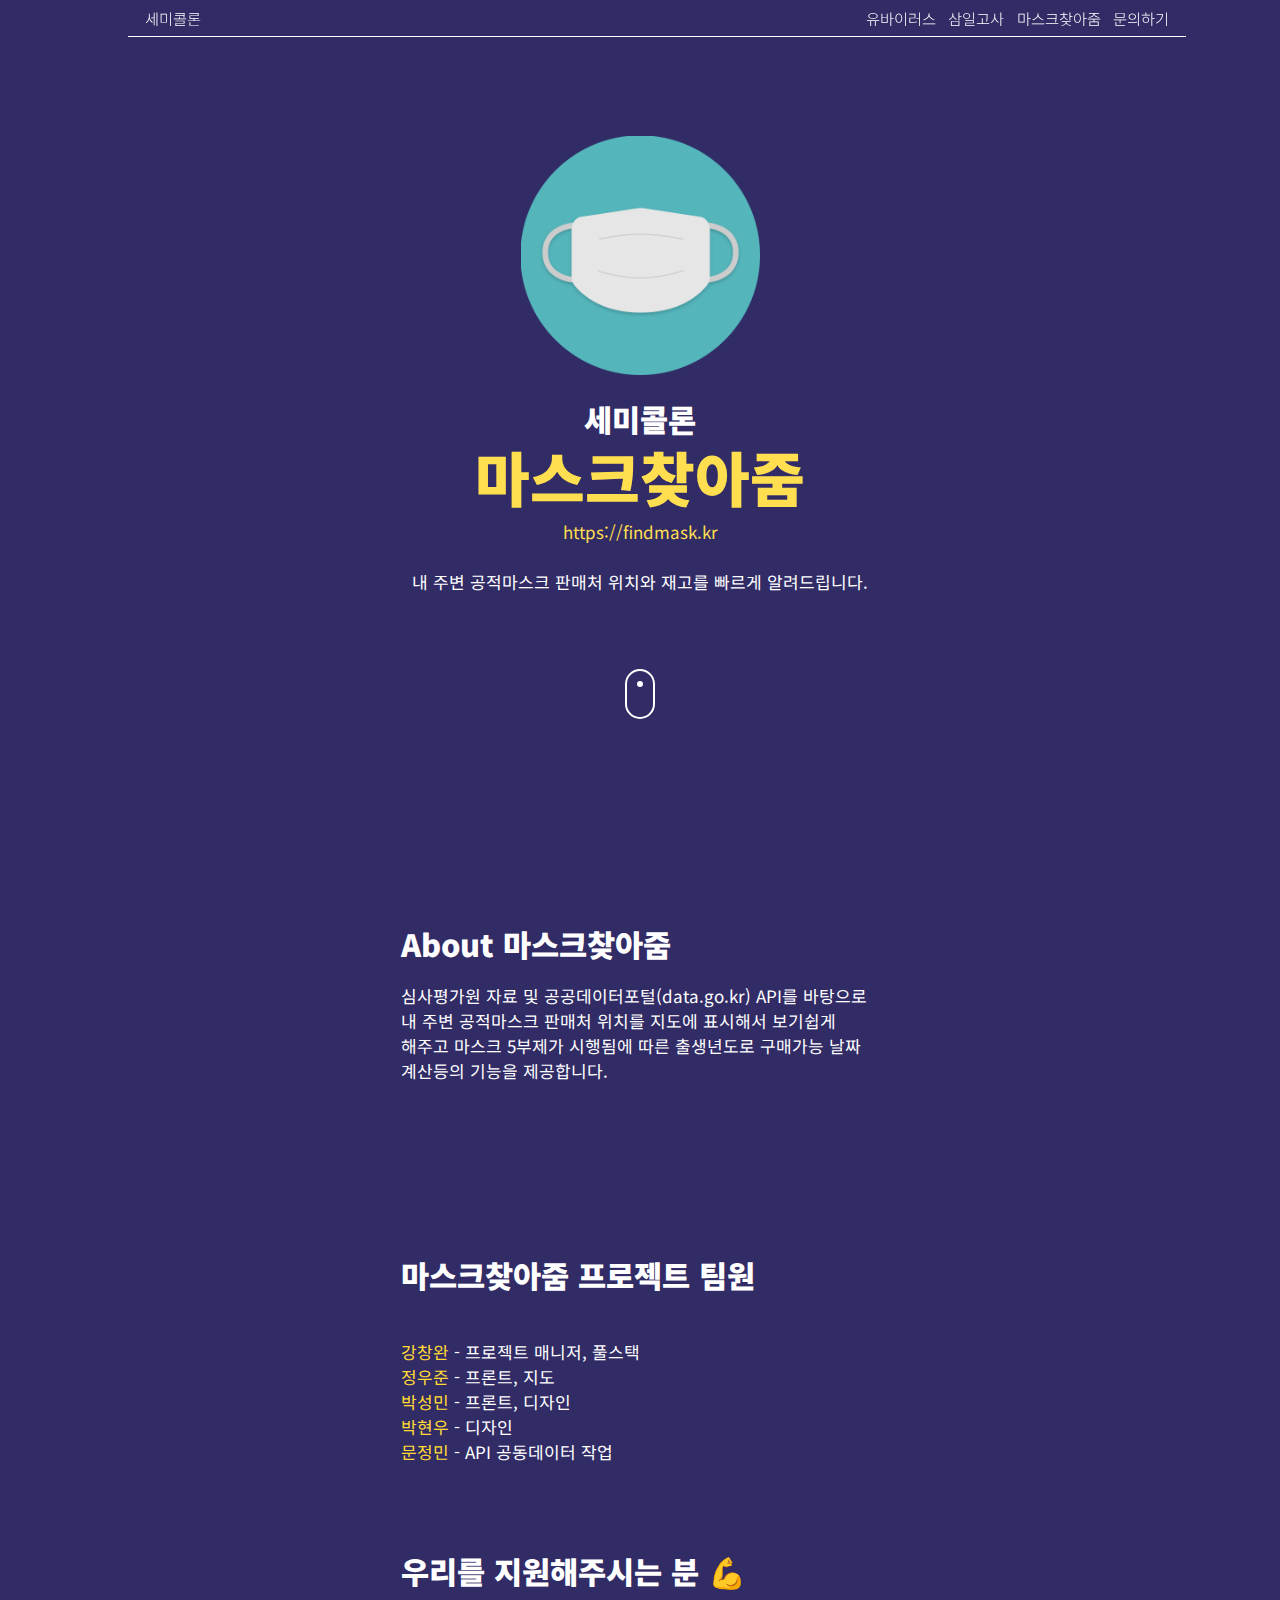
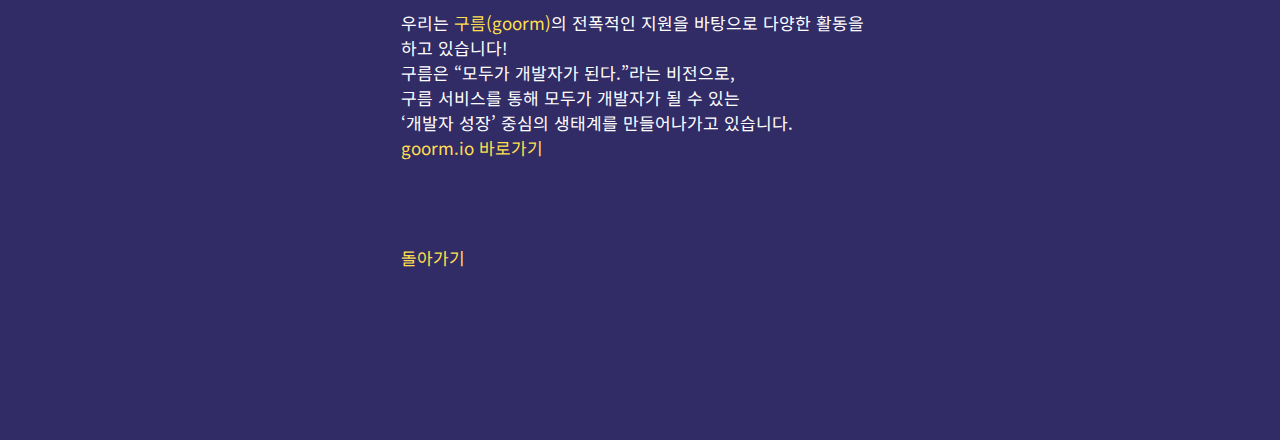
<file: projects/findmask.html>
<!DOCTYPE html>
<html lang="ko">
<head>
    <meta charset="UTF-8">
    <meta name="viewport" content="width=device-width, initial-scale=1.0">
    <title>마스크찾아줌 - 세미콜론</title>
    <link rel="stylesheet" type="text/css" href="../css/style.css">
	<link rel="shortcut icon" href="../favicon.ico">
</head>
<body>
    <div class="top">
        <div class="t_l">
            <a href="../index.html">세미콜론</a>
        </div>
        <div class="t_r">
            <a href="uvirse.html" style="margin-right: 0.5rem;">유바이러스</a>
            <a href="31jeol.html">삼일고사</a>
            <a href="findmask.html" style="margin-left: 0.5rem;">마스크찾아줌</a>
            <a href="contact.html" style="margin-left: 0.5rem;">문의하기</a>
        </div>
    </div>

    <div class="main">
        <div class="m_logo">
            <img src="../img/sm_logo_web.png" alt="삼일고사 아이콘">
            <h2>세미콜론</h2>
            <h1><a href="https://findmask.kr/">마스크찾아줌</a></h1>
            <p><a href="https://findmask.kr/">https://findmask.kr</a></p>
            <br>
            <p>내 주변 공적마스크 판매처 위치와 재고를 빠르게 알려드립니다.</p>
            <br><br><br>
            <section id="scrollpk"><a href="#info"><span></span></a></section>
        </div>

        <div class="m_info m"  id="info">
            <h2>About 마스크찾아줌</h2>
            <p>심사평가원 자료 및 공공데이터포털(data.go.kr) API를 바탕으로 내 주변 공적마스크 판매처 위치를 지도에 표시해서 보기쉽게 해주고 마스크 5부제가 시행됨에 따른 출생년도로 구매가능 날짜 계산등의 기능을 제공합니다.</p>
        </div>

        <div class="m_adc m">
            <h2>마스크찾아줌 프로젝트 팀원</h2>
            <br>
            <div>
                <p><span class="admin">강창완</span> - 프로젝트 매니저, 풀스택</p>
                <p><span class="admin">정우준</span> - 프론트, 지도</p>
                <p><span class="admin">박성민</span> - 프론트, 디자인</p>
                <p><span class="admin">박현우</span> - 디자인</p>
				<p><span class="admin">문정민</span> - API 공동데이터 작업</p>
            </div>
    


            <div class="m_sup m">
                <h2>우리를 지원해주시는 분 💪</h2>
                <p>우리는 <a href="https://goorm.io">구름(goorm)</a>의 전폭적인 지원을 바탕으로 다양한 활동을 하고 있습니다!</p>
                <p>구름은 “모두가 개발자가 된다.”라는 비전으로,<br>구름 서비스를 통해 모두가 개발자가 될 수 있는<br>‘개발자 성장’ 중심의 생태계를 만들어나가고 있습니다.</p>
                <a href="https://goorm.io">goorm.io 바로가기</a><br>
         
            </div>

    <br>
    <a href="../index.html">돌아가기</a>

    </div>
</body>
</html>
	
<!-- 사이트 제작: 박현우 -->
</file>
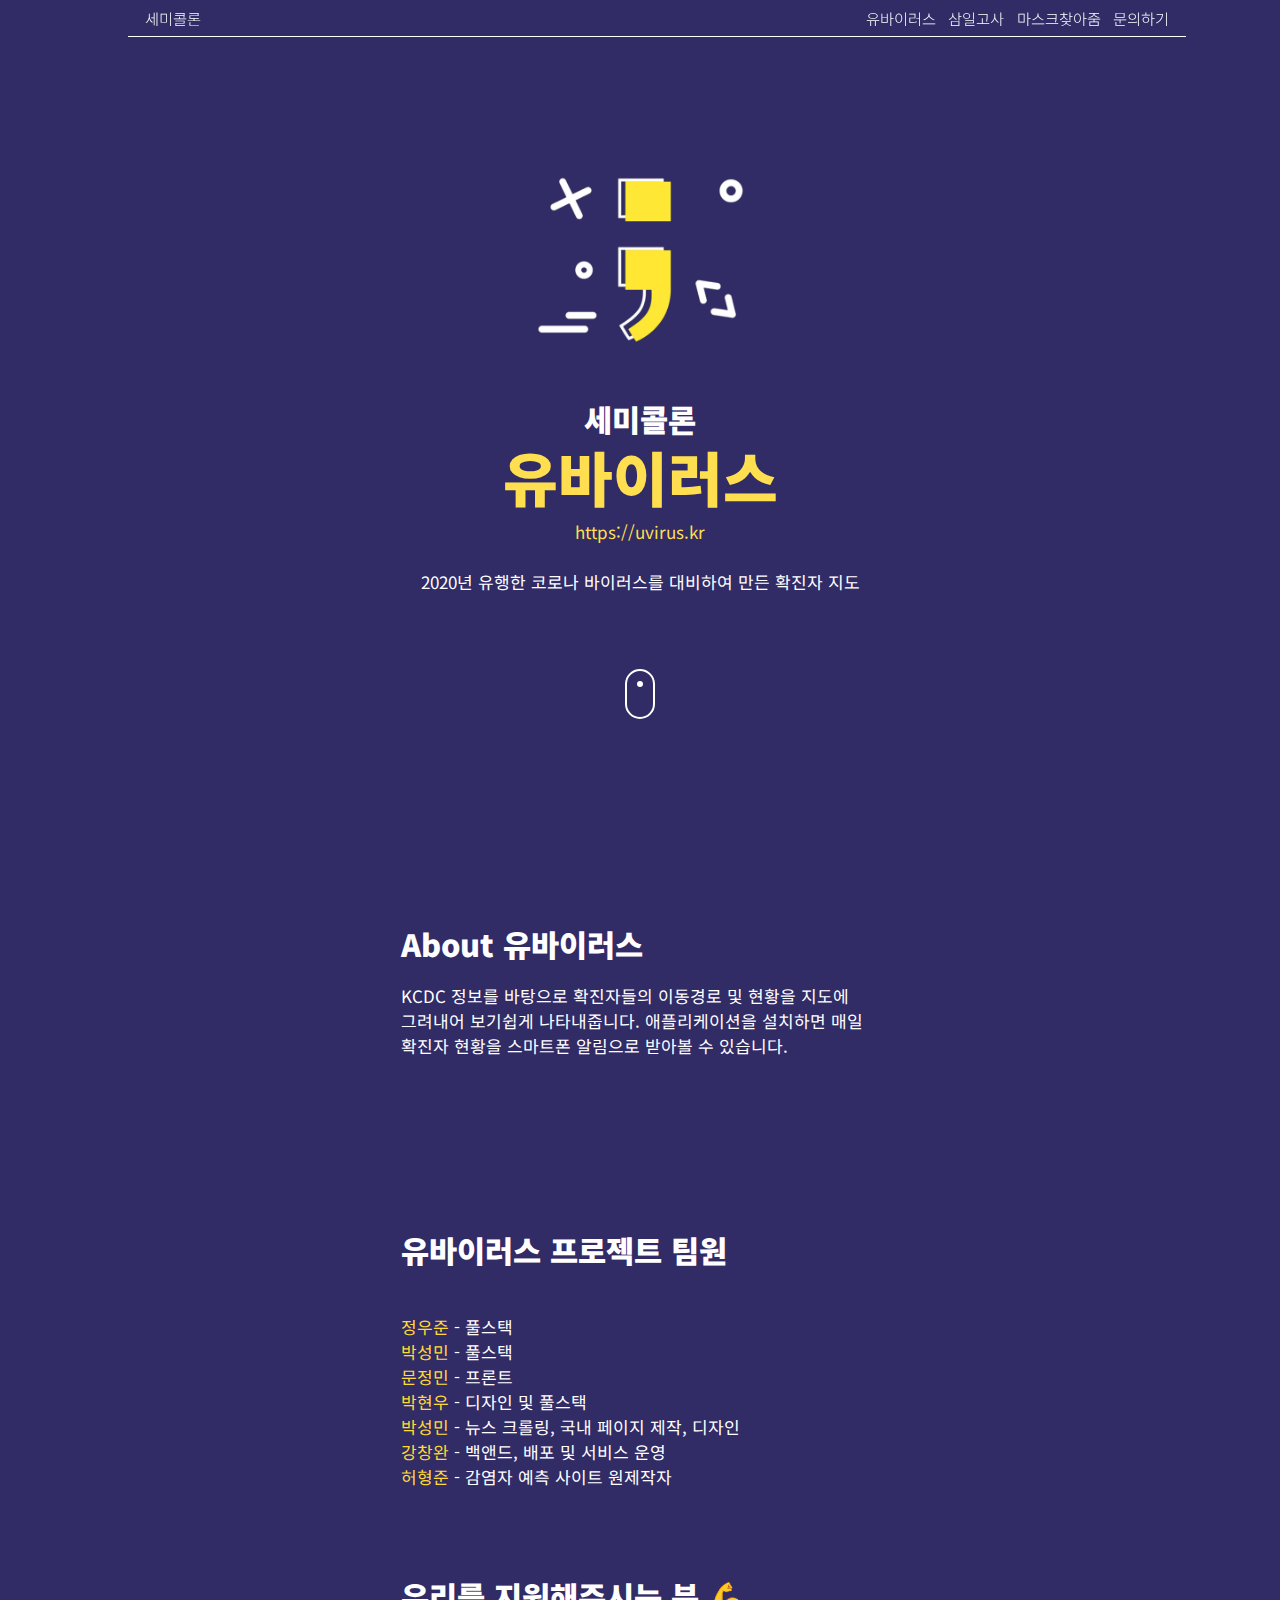
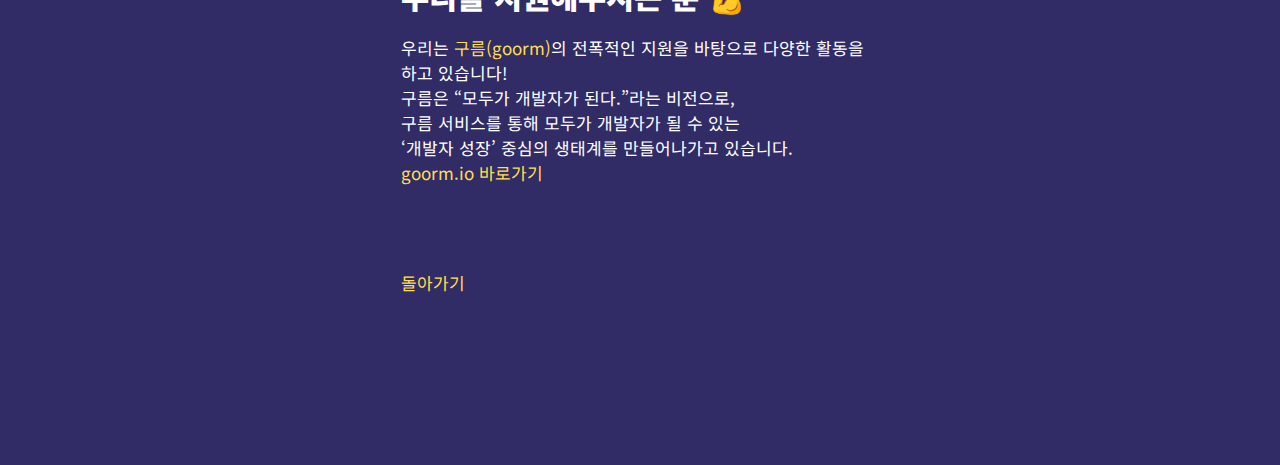
<file: projects/uvirse.html>
<!DOCTYPE html>
<html lang="ko">
<head>
    <meta charset="UTF-8">
    <meta name="viewport" content="width=device-width, initial-scale=1.0">
    <title>유바이러스 - 세미콜론</title>
    <link rel="stylesheet" type="text/css" href="../css/style.css">
	<link rel="shortcut icon" href="../favicon.ico">
</head>
<body>
    <div class="top">
        <div class="t_l">
            <a href="../index.html">세미콜론</a>
        </div>
        <div class="t_r">
            <a href="uvirse.html" style="margin-right: 0.5rem;">유바이러스</a>
            <a href="31jeol.html">삼일고사</a>
            <a href="findmask.html" style="margin-left: 0.5rem;">마스크찾아줌</a>
            <a href="contact.html" style="margin-left: 0.5rem;">문의하기</a>
        </div>
    </div>

    <div class="main">
        <div class="m_logo">
            <img src="../img/semi.png" alt="세미콜론 아이콘">
            <h2>세미콜론</h2>
            <h1><a href="https://uvirus.kr/">유바이러스</a></h1>
            <p><a href="https://uvirus.kr/">https://uvirus.kr</a></p>
            <br>
            <p>2020년 유행한 코로나 바이러스를 대비하여 만든 확진자 지도</p>
            <br><br><br>
            <section id="scrollpk"><a href="#info"><span></span></a></section>
        </div>

        <div class="m_info m"  id="info">
            <h2>About 유바이러스</h2>
            <p>KCDC 정보를 바탕으로 확진자들의 이동경로 및 현황을 지도에 그려내어 보기쉽게 나타내줍니다. 애플리케이션을 설치하면 매일 확진자 현황을 스마트폰 알림으로 받아볼 수 있습니다.</p>
        </div>

        <div class="m_adc m">
            <h2>유바이러스 프로젝트 팀원</h2>
            <br>
            <div>
                <p><span class="admin">정우준</span> - 풀스택</p>
                <p><span class="admin">박성민</span> - 풀스택</p>
                <p><span class="admin">문정민</span> - 프론트</p>
                <p><span class="admin">박현우</span> - 디자인 및 풀스택</p>
                <p><span class="admin">박성민</span> - 뉴스 크롤링, 국내 페이지 제작, 디자인</p>
                <p><span class="admin">강창완</span> - 백앤드, 배포 및 서비스 운영</p>
                <p><span class="admin">허형준</span> - 감염자 예측 사이트 원제작자</p>
            </div>
    


            <div class="m_sup m">
                <h2>우리를 지원해주시는 분 💪</h2>
                <p>우리는 <a href="https://goorm.io">구름(goorm)</a>의 전폭적인 지원을 바탕으로 다양한 활동을 하고 있습니다!</p>
                <p>구름은 “모두가 개발자가 된다.”라는 비전으로,<br>구름 서비스를 통해 모두가 개발자가 될 수 있는<br>‘개발자 성장’ 중심의 생태계를 만들어나가고 있습니다.</p>
                <a href="https://goorm.io">goorm.io 바로가기</a><br>
            
            </div>

    <br>
    <a href="../index.html">돌아가기</a>

    </div>
</body>
</html>
	
<!-- 사이트 제작: 박현우 -->
</file>
<file: css/style.css>
@import url('https://fonts.googleapis.com/css?family=Noto+Sans+KR:300,900&display=swap');

        *{
            font-family: 'Noto Sans KR', sans-serif;
            margin: 0;
            padding: 0;
        }

        html {
            font-size: 16px;
            height: 100%;
			scroll-behavior: smooth;
        }

        .main{
            padding: 5rem 1rem 5rem 1rem;
        }

        body{
            background-color: #312b66;
            font-size: 1rem;
            color: #FFFFFF;
            text-align: center;
            word-break: keep-all;
            overflow-x: hidden;
            height: 100%;
        }

        img{
            margin-top: -3rem;
            width: 70%;
            margin-bottom: 1rem;
        }

        .m{
            display: inline-block;
            padding-top: 5rem;
            padding-bottom: 5rem;
        }

        .m_logo {
            /* background-color: #18162a; */
            padding-top: 3rem;
            height: calc(100vh - 1.7rem);
            text-align: center;
			
        }

        .m_info{
            /* background-color: #18162a; */
            margin-top: -10rem;
        }

        /* .m_projects{
            background-color: #18162a;
        }

        .m_adc{
            background-color: #18162a;
        }

        .m_sup{
            background-color: #18162a;
        } */

        .top{
            height: 1.7rem;
            width: 100%;
            font-size: 0.9rem;
            padding: 0.4rem 1rem 0 1rem;
            font-weight: 300;
            display: inline-block;
            border-bottom-width: 1px;
            border-bottom-color: #FFFFFF;
            border-bottom-style: solid;
            text-align: center;
            background-color: #312b66f8;
            /* filter: blur(1px); */
            z-index: 10;
        }

        .top a{
            color: #FFFFFF;
        }

        .top a:hover{
            text-decoration: none;
        }

        .t_l{
            float: left;
        }

        .t_r{
            float: right;
            margin-right: 2rem;
        }

        @media ( min-width: 768px ) {

            img{
                width: 50%;
                margin-top: 0;
            }

            .top {
                display: inline-block;
                margin-left: 10%;
                margin-right: 10%;
                width: 80%;
                position: fixed;
            }

            html {
                font-size: 17px;
            }

            .main{
                margin-left: 30%;
                margin-right: 30%;
            }

            .t_r{
                margin-right: 0;
            }

            body{
                text-align: left;
            }
        }

        h1 {
            font-size: 3.5rem;
            font-weight: 900;
            margin-top: -1.5rem;
        }

        h2{
            font-size: 1.8rem;
            font-weight: 900;
            margin-bottom: 1rem;
        }

        a{
            text-decoration: none;
            color: rgb(255, 223, 79);
        }

        a:hover{
            text-decoration: underline;
        }

        .not_a {
            color: unset;
        }

        .not_a:hover{
            text-decoration: none;
        }

        .admin{
            color: rgb(255, 218, 53);
        }
        
        @keyframes moveing{
            0% {
                margin-top: 0;
                
            }

            100% {
                margin-top: 1.5rem;
            }
        }

        .slide {
            animation: moveing 1s EASE 0s infinite alternate;
        }

        #scrollpk {
            position:absolute;
            right:50%;
            transform:translateX(50%);
        }
        
        #scrollpk a {
            padding-top: 60px;
        }
        #scrollpk a span {
            position: absolute;
            top: 0;
            left: 50%;
            width: 30px;
            height: 50px;
            margin-left: -15px;
            border: 2px solid #fff;
            border-radius: 50px;
            box-sizing: border-box;
        }
        #scrollpk a span::before {
            position: absolute;
            top: 10px;
            left: 50%;
            content: '';
            width: 6px;
            height: 6px;
            margin-left: -3px;
            background-color: #fff;
            border-radius: 100%;
            -webkit-animation: scrollanimation 2s infinite;
            animation: scrollanimation 2s infinite;
            box-sizing: border-box;
        }
        @-webkit-keyframes scrollanimation {
            0% {
                -webkit-transform: translate(0, 0);
                opacity: 0;
            }
            40% {
                opacity: 1;
            }
            80% {
                -webkit-transform: translate(0, 20px);
                opacity: 0;
            }
            100% {
                opacity: 0;
            }
        }
        @keyframes scrollanimation {
            0% {
                transform: translate(0, 0);
                opacity: 0;
            }
            40% {
                opacity: 1;
            }
            80% {
                transform: translate(0, 20px);
                opacity: 0;
            }
            100% {
                opacity: 0;
            }
        }
        
        @keyframes clickmeanimation {
            0% {
                opacity: 0;
            }
            40% {
                opacity: 1;
            }
            80% {
                opacity: 0;
            }
            100% {
                opacity: 0;
            }
        }
</file>
<file: fm/css/style.css>
@import url('https://fonts.googleapis.com/css?family=Noto+Sans+KR:400,900&display=swap');

* {
    margin: 0;
    padding: 0;
}

html {
    font-size: 14px;
    overflow: hidden;
    font-family: 'Noto Sans KR', sans-serif;
    font-weight: 400;
}

body {
    background-color: rgb(187, 187, 187);
    color: #404040;
    width: 100%;
}

.top {
    z-index: 10;
    position: fixed;
    width: calc(100vw - 4rem - 2rem);
    height: 1.5rem;
    border-radius: 13px;
    background-color: #FFFFFF;
    padding: 0.8rem 2rem 1rem 2rem;
    margin: 0.5rem 1rem 0rem 1rem;
    box-shadow: 0 3px 5px rgba(0, 50, 0, 0.1);
    
}

.top .t_a{
    float: left;
    font-weight: 400;
    font-size: 1.2rem;
}

.t_a .t_a_bold{
    font-weight: 900;
}

.top .t_b{
    float: right;
    font-size: 1.2rem;
    text-decoration: none;
    font-weight: 400;
    cursor: pointer;
}

.memu_out{
    position: fixed;
    width: calc(100vw - 2rem);
    bottom: 0;
    transition: 0.5s;
    margin-top: 13rem;
    margin-bottom: -13rem;
}

.memu_out .memu_info{
    margin-top: -4rem;
    font-weight: 900;
    padding-top: 0.5rem;
    text-align: center;
    float: right;
    background-color: #FFFFFF;
    border-radius: 100px;
    box-shadow: 0 3px 5px rgba(0, 50, 0, 0.1);
    width: 44px;
    height: calc(44px - 0.5rem);
    color: #707070;
    font-size: 1.5rem;
    cursor: pointer;
    transition: 0.5s;
}

.memu_out .memu_back{
    margin-top: 0rem;
    padding-top: 0.5rem;
    text-align: center;
    float: right;
    background-color: #FFFFFF;
    color: #707070;
    font-size: 1.5rem;
}

.m_icon {
    transition: 0.5s;
    transform: rotate(180deg);
    cursor: pointer;
}

.memu {
    width: calc(100vw - 4rem);
    padding: 2rem 2rem 2rem 2rem;
    background-color: #FFFFFF;
    box-shadow: 0 -3px 10px 0 3px 5px rgba(0, 50, 0, 0.1);
    border-top-left-radius: 30px;
    border-top-right-radius: 30px;
}

.m_title, .c_title .i_title{
    font-size: 2rem;
    font-weight: 900;
    text-align: left;
}

.memu .m_label{
    font-size: 1rem;
    text-align: left;
    color: #999999;
}

.memu .m_det{
    margin-top: 2rem;
}

.m_left {
    display: flex;
}

.m_left .m_l_l {
    width: 30%;
    text-align: left;
    margin-left: 1rem;
}

.m_l_lebal {
    color: #999999;
    font-size: 1rem;
    text-align: center;
}

.m_l_count{
    text-align: center;
    font-size: 1.5rem;
}

.m_left .m_l_r {
    margin-top: 0.5rem;
    width: 70%;
    text-align: right;
    margin-right: 1rem;
    margin-bottom: 2rem;
}

.m_l_exp_label {
    font-size: 0.9rem;
    color: #999999;
}

.m_l_exp {
    font-size: 0.9rem;
    color: #999999;
}

.m_hr{
    width: 80%;
    margin-left: 10%;
    margin-right: 10%;
}

.m_put {
    margin-top: 1.5rem;
    display: flex;
}

.m_p_time {
    width: 50%;
    text-align: center;
    margin-right: 2rem;
}

.m_p_num {
    width: 50%;
    text-align: center;
    margin-left: 2rem;
}

.m_p_t_label, .m_p_n_label{
    font-size: 0.9rem;
    color: #999999;
}

.m_p_t_time, .m_p_n_num {
    font-size: 1.2rem;
    font-weight: 900;
}

.k_slide {
    margin-top: 0rem;
    margin-bottom: 0rem;
}

.k_rotate {
    transform: rotate(360deg);
}

.list{
    width: calc(100% + 1rem);
    height: calc(100vh + 16px);
    background-color: #F6F6F6;
    margin-top: 100vh;
    margin-bottom: -100vh;
    transition: 0.8s;
    position: fixed;
    border-radius: 15px;
    
}

.l_view{
    padding-top: 5rem;
    height: calc(100vh - 30px);
    overflow: scroll;
}

.l_view::-webkit-scrollbar {
    background: transparent;
}

/* .l_bor{
} */

.card{
    width: calc(100% - 6rem);
    margin: 1rem 1rem 0rem 1rem;
    padding: 2rem 2rem 2rem 2rem;
    background-color: #FFFFFF;
    border-radius: 23px;
    box-shadow: 0 3px 5px rgba(0, 50, 0, 0.1);
}

.c_b {
    display: flex;
    margin-bottom: 1rem;
}

.c_b_count_label,.c_b_time_label,.c_b_num_label {
    text-align: left;
    font-size: 0.9rem;
    color: #999999;
    width: 30%;
}

.c_b_count,.c_b_time,.c_b_num {
    text-align: right;
    font-size: 1.3rem;
    font-weight: 900;
    width: 70%;
}

.k_list {
    margin-top: calc(0vh - 16px);
    margin-bottom: calc(0vh + 16px);
}

.k_list_d {
    margin-top: 30rem;
    margin-bottom: -30rem;
}

.info{
    width: calc(100% + 1.3rem);
    height: calc(100vh + 16px);
    background-color: #F6F6F6;
    margin-top: 100vh;
    margin-bottom: -100vh;
    transition: 0.7s;
    position: fixed;
    border-radius: 15px;
}

.info_back{
    font-weight: 900;
    padding-top: 0.5rem;
    text-align: center;
    background-color: #FFFFFF;
    border-radius: 100px;
    box-shadow: 0 3px 5px rgba(0, 50, 0, 0.1);
    width: 44px;
    height: calc(44px - 0.5rem);
    color: #707070;
    font-size: 1.5rem;
    cursor: pointer;
    position: fixed;
    bottom: -4rem;
    right: 1rem;
    z-index: 15;
    box-shadow: 0 3px 5px rgba(0, 50, 0, 0.1);
    transition: 0.5s;
}

.k_info_back{
    bottom: 1rem;
}

.i_b_icon{
    transition: 0.5s;
    cursor: pointer;
}

.i_view{
    height: calc(100vh - 30px);
    overflow: scroll;
    padding-top: 5rem;
}

.i_view::-webkit-scrollbar {
    background: transparent;
}

.i_card{
    width: calc(100% - 6rem);
    margin: 1rem 1rem 0rem 1rem;
    padding: 2rem 2rem 2rem 2rem;
    background-color: #FFFFFF;
    border-radius: 23px;
    box-shadow: 0 3px 5px rgba(0, 50, 0, 0.1);
}

.i_c_date {
    text-align: center;
}

.i_c_d_label{
    font-size: 1rem;
    font-weight: 900;
    margin-bottom: 1rem;
}

.i_c_date{
    margin-top: 2rem;
    margin-bottom: 2rem;
}

.i_c_d_buttom{
    font-size: 2rem;
    letter-spacing: 0.7rem;
}

.i_c_d_buttom a{
    height: 3rem;
    width: 2.2rem;
    padding-left: 0.8rem;
}

.i_c_d_b_sel{
    display: inline-block;
    background-color: #404040;
    color: #FFFFFF;
    border-radius: 100rem;
}

.m_label a{
    color: #54B5BB;
    font-weight: 900;
    text-decoration: underline;
}

.k_info {
    margin-top: calc(0vh - 16px);
    margin-bottom: calc(0vh + 16px);
}

.k_x {
    margin-left: 5rem;
    margin-right: -5rem;
}


@media ( min-width: 768px ) {
    .top{
        width: 25rem;
    }

    .memu{
        width: 25rem;
    }

    .memu_out{
        width: 27rem;
        margin-left: 1rem;
        margin-right: 1rem;
    }

    .memu_info{
        position: fixed;
        right: 1rem;
        bottom: 1rem;
    }

    .list{
        width: 32rem;
        background-color: unset;
        z-index: -1;
    }

    .k_list {
        margin-top: 4rem;
        margin-bottom: 0rem;
    }

    .l_view {
        padding-top: 0px;
    }

    .info {
        width: 32rem;
        background-color: unset;
        z-index: -1;
    }

    .k_info {
        margin-top: 4rem;
        margin-bottom: 0rem;
    }

    .i_view {
        padding-top: 0px;
    }
}
</file>
<file: fmn/css/nstyle.css>
@import url('https://fonts.googleapis.com/css?family=Noto+Sans+KR:400,900&display=swap');

* {
	margin: 0;
	padding: 0;
}

html {
	font-size: 14px;
	overflow: hidden;
	font-family: 'Noto Sans KR', sans-serif;
	font-weight: 400;
}

body {
	background-color: rgb(187, 187, 187);
	color: #404040;
	width: 100%;
}

.map {
	position: fixed;
	top: 0;
	left: 0;
	width: 100vw;
	height: 100vh;
	z-index: 0;
}

.loading {
	position: fixed;
	top: calc(50vh - 1.5rem);
	left: calc(50vw - 1.5rem);
	z-index: 999;
	text-align: center;
	font-size: 3rem;
}

.top {
	z-index: 10;
	top: 0;
	position: fixed;
	width: calc(100vw - 4rem - 2rem);
	height: 1rem;
	border-radius: 100px;
	background-color: #ffffff;
	padding: 0.8rem 2rem 1rem 2rem;
	margin: 0.5rem 1rem 0rem 1rem;
	box-shadow: 0 3px 5px rgba(0, 50, 0, 0.2);
}

.top .t_a {
	float: left;
	font-weight: 400;
	font-size: 1.2rem;
	border: 0;
	width: calc(100% - 5rem);
}

.t_a .t_a_bold {
	font-weight: 900;
}

.top .t_b {
	float: right;
	font-size: 1.2rem;
	text-decoration: none;
	font-weight: 400;
	cursor: pointer;
	margin-top: -0.3rem;
	width: 3rem;
}

.memu_out {
	position: fixed;
	width: calc(100vw - 2rem);
	bottom: 0;
	transition: 0.5s;
	margin-top: 14rem;
	margin-bottom: -14rem;
	z-index: 20;
}

.memu_info {
	margin-top: -3rem;
	font-weight: 900;
	padding-top: 0.3rem;
	text-align: center;
	float: right;
	background-color: #ffffff;
	border-radius: 100px;
	box-shadow: 0 3px 5px rgba(0, 0, 0, 0.3);
	width: 35px;
	height: calc(35px - 0.3rem);
	font-size: 1.2rem;
	cursor: pointer;
	transition: 0.5s;
	margin-right: -1rem;
	right: 1rem
}

.loc {
	position: fixed;
	font-weight: 900;
	padding-top: 0.3rem;
	text-align: center;
	background-color: #ffffff;
	border-radius: 100px;
	box-shadow: 0 3px 5px rgba(0, 0, 0, 0.3);
	width: 35px;
	height: calc(35px - 0.3rem);
	font-size: 1.2rem;
	cursor: pointer;
	transition: 0.5s;
	right: 1rem;
	top: 4rem;
	z-index: 0;
	color: #54b5bb;
	/* margin-right: calc(44px + 1rem) */
}

.ref {
	position: fixed;
	font-weight: 900;
	padding-top: 0.3rem;
	text-align: center;
	background-color: #ffffff;
	border-radius: 100px;
	box-shadow: 0 3px 5px rgba(0, 0, 0, 0.3);
	width: 35px;
	height: calc(35px - 0.3rem);
	font-size: 1.2rem;
	cursor: pointer;
	transition: 0.5s;
	right: calc(2rem + 35px);
	top: 4rem;
	z-index: 0;
	color: #54b5bb;
	/* margin-right: calc(44px + 1rem) */
}

.memu_out .memu_back {
	margin-top: 0rem;
	padding-top: 0.5rem;
	text-align: center;
	float: right;
	font-size: 1.5rem;
}

.m_icon {
	transition: 0.5s;
	transform: rotate(180deg);
	cursor: pointer;
}

.memu {
	width: calc(100vw - 4rem);
	padding: 2rem 2rem 2rem 2rem;
	background-color: #ffffff;
	box-shadow: 0 -3px 5px rgba(0, 0, 0, 0.1);
	border-top-left-radius: 30px;
	border-top-right-radius: 30px;
}

.m_title,
.c_title .i_title {
	font-size: 2rem;
	font-weight: 900;
	text-align: left;
}

.memu .m_label {
	font-size: 1rem;
	text-align: left;
	color: #999999;
}

.memu .m_det {
	margin-top: 2rem;
}

.m_left {
	display: flex;
}

.m_left .m_l_l {
	width: 50%;
	text-align: center;
	margin-right: 2rem;
}

.m_l_lebal {
	color: #999999;
	font-size: 1rem;
	text-align: center;
}

.m_l_count {
	text-align: center;
	font-size: 1.5rem;
}

.m_left .m_l_r {
	margin-top: 0.5rem;
	width: 50%;
	text-align: center;
	margin-bottom: 2rem;
	margin-left: 2rem;
}

.m_l_exp_label {
	font-size: 0.9rem;
	color: #999999;
}

.m_l_exp {
	font-size: 0.9rem;
	color: #999999;
}

.m_hr {
	width: 80%;
	margin-left: 10%;
	margin-right: 10%;
}

.m_put {
	margin-top: 1.5rem;
	display: flex;
}

.m_p_time {
	width: 50%;
	text-align: center;
	margin-right: 2rem;
}

.m_p_num {
	width: 50%;
	text-align: center;
	margin-left: 2rem;
}

.m_p_t_label,
.m_p_n_label {
	font-size: 0.9rem;
	color: #999999;
}

.m_p_t_time,
.m_p_n_num {
	font-size: 1.2rem;
	font-weight: 900;
}

.k_slide {
	margin-top: 0rem;
	margin-bottom: 0rem;
}

.k_rotate {
	transform: rotate(360deg);
}

.list {
	width: calc(100% + 1rem);
	height: calc(100vh + 16px);
	background-color: #f6f6f6;
	top: 100vh;
	bottom: -100vh;
	transition: 0.8s;
	position: fixed;
	border-radius: 15px;
}

.l_view {
	padding-top: 5rem;
	height: calc(100vh - 30px);
	overflow: scroll;
}

.l_view::-webkit-scrollbar {
	background: transparent;
}

/* .l_bor{
} */

.card {
	width: calc(100vw - 4rem - 2rem);
	margin: 1rem 1rem 0rem 1rem;
	padding: 2rem 2rem 2rem 2rem;
	border-radius: 23px;
	background-color: #ffffff;
	box-shadow: 0 3px 5px rgba(0, 50, 0, 0.2);
	transition: 0.5s;
}

.c_b {
	display: flex;
	margin-bottom: 1rem;
}

.c_b_count_label,
.c_b_time_label,
.c_b_num_label {
	text-align: left;
	font-size: 0.9rem;
	color: #999999;
	width: 30%;
}

.c_b_count,
.c_b_time,
.c_b_num {
	text-align: right;
	font-size: 1.3rem;
	font-weight: 900;
	width: 70%;
}

.k_list {
	top: calc(0vh - 16px);
	bottom: calc(0vh + 16px);
}

.k_list_d {
	margin-top: 30rem;
	margin-bottom: -30rem;
}

.info {
	width: calc(100% + 1.3rem);
	height: calc(100vh + 16px);
	background-color: #f6f6f6;
	top: 100vh;
	bottom: -100vh;
	transition: 0.7s;
	position: fixed;
	border-radius: 15px;
}

.info_back {
	font-weight: 900;
	padding-top: 0.5rem;
	text-align: center;
	background-color: #ffffff;
	border-radius: 100px;
	box-shadow: 0 3px 5px rgba(0, 0, 0, 0.3);
	width: 44px;
	height: calc(44px - 0.5rem);
	color: #707070;
	font-size: 1.5rem;
	cursor: pointer;
	position: fixed;
	bottom: -4rem;
	right: 1rem;
	z-index: 15;
	transition: 0.5s;
}

.k_info_back {
	bottom: 1rem;
}

.i_b_icon {
	transition: 0.5s;
	cursor: pointer;
}

.i_view {
	height: calc(100vh - 30px);
	overflow: scroll;
	padding-top: 5rem;
}

.i_view::-webkit-scrollbar {
	background: transparent;
}

.i_card {
	width: calc(100vw - 4rem - 2rem);
	margin: 1rem 1rem 0rem 1rem;
	padding: 2rem 2rem 2rem 2rem;
	background-color: #ffffff;
	border-radius: 23px;
	box-shadow: 0 3px 5px rgba(0, 50, 0, 0.1);
}

.i_c_date {
	text-align: center;
}

.i_c_d_label {
	font-size: 1rem;
	font-weight: 900;
	margin-bottom: 1rem;
}

.i_c_date {
	margin-top: 2rem;
	margin-bottom: 2rem;
}

.i_c_d_buttom {
	font-size: 2rem;
	letter-spacing: 0.7rem;
}

.i_c_d_buttom a {
	height: 3rem;
	width: 2.2rem;
	padding-left: 0.8rem;
	cursor: pointer;
}

.i_c_d_b_sel {
	display: inline-block;
	background-color: #404040;
	color: #ffffff;
	border-radius: 100rem;
}

.m_label a {
	color: #54b5bb;
	font-weight: 900;
	text-decoration: underline;
}

.k_info {
	top: calc(0vh - 16px);
	bottom: calc(0vh + 16px);
}



.night {
	background-color: #2b2b2b;
	color: #f1f1f1;
}

.night_back {
	background-color: #101010;
}

@media (min-width: 768px) {
	.top {
		width: 25rem;
	}

	.memu {
		width: 25rem;
	}

	.memu_out {
		width: 27rem;
		margin-left: 1rem;
		margin-right: 1rem;
	}

	.memu_info {
		position: fixed;
		right: 1rem;
		bottom: 1rem;
		margin-right: unset;
	}

	.loc {
		position: fixed;
		right: 4rem;
		top: unset;
		bottom: 1rem;
	}

	.ref {
		position: fixed;
		right: calc(7rem);
		top: unset;
		bottom: 1rem;
	}

	.list {
		width: 32rem;
		background-color: unset;
	}

	.k_list {
		margin-top: 5rem;
		margin-bottom: 0rem;
	}

	.l_view {
		padding-top: 0px;
	}

	.info {
		width: 32rem;
		background-color: unset;
	}

	.k_info {
		top: 4rem;
		bottom: 0rem;
	}

	.i_view {
		padding-top: 0px;
	}

	.night_back {
		background-color: unset;
	}

	.card {
		width: 25rem;
	}

	.i_card {
		width: 25rem;
	}
}

.k_x {
	right: -4rem;
}
</file>
<file: fm/css/welcome.css>
@import url('https://fonts.googleapis.com/css?family=Nanum+Gothic:700&display=swap');

*{
    margin:0;
    padding :0
    }

body {
    margin-top: 50px;
    font-family: 'Nanum Gothic', sans-serif;
    background-color: #54B5BB;
    color: #f8f8f8;
    font-size: 14px;
    word-break: keep-all;
    overflow-x: hidden;
    font-weight: 700;
    line-height: 150%;
    user-select: none;
    text-align: center;
}

.main_logo{
    width: 270px;
}

.item {
    text-align: center;
    position: fixed;
    bottom: 50px;
    width: 100%;
    background-color: #54B5BB;
}

.fill {
    text-align: center;
    position: fixed;
    height: 50px;
    width: 100%;
    background-color: #54B5BB;
}

a {
    color: #FFFFFF;
}

a:hover {
    color: rgb(172, 172, 172);
}

.item_all {
    position: static;
}

.long {
    width: 90%;
}

@media ( min-width: 768px ) {
    .long {
        width: 350px;
    }
}

.selced{
    background-color: rgb(37, 180, 137);
    color: #FFFFFF;
}

.selced:hover{
    background-color: rgb(33, 151, 116);
}

input {
    margin-bottom: 10px;
    height: 36px;
    width: 250px;
    border-radius: 5px;
    border-width: 0px;
    border-style: solid;
    background-color: #FFFFFF;
    font-family: 'Nanum Gothic', sans-serif;
    font-weight: 500;
    color: #606060;
    text-align: center;
}

input::placeholder {
    color: #c4c4c4;
}

input:hover {
    background-color: rgb(233, 233, 233);
}
</file>
